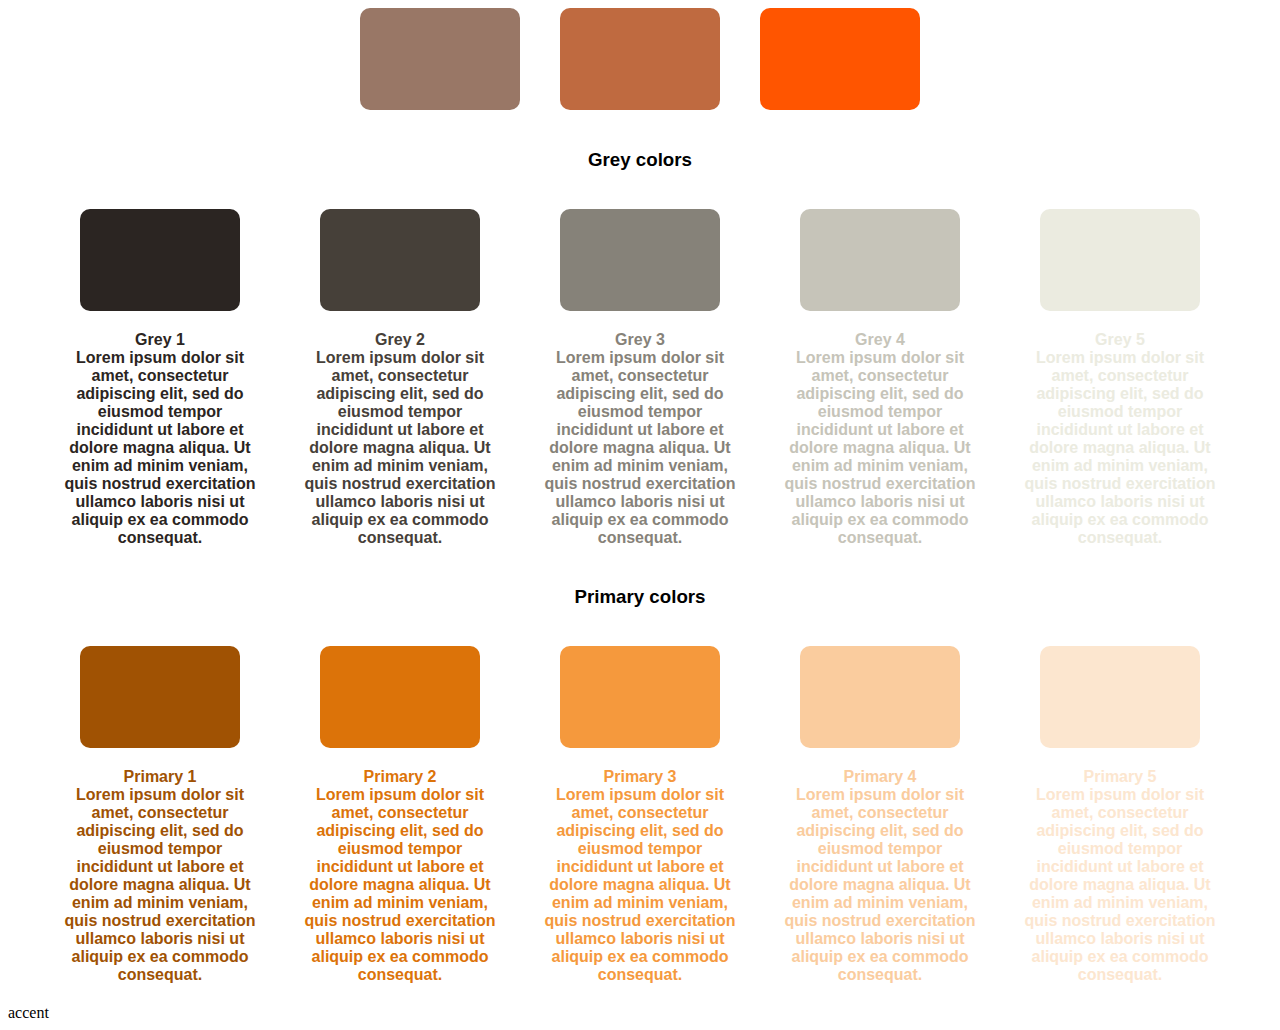
<file: colors.html>
<!DOCTYPE html>
<html lang="en">

<head>
    <meta charset="UTF-8">
    <meta name="viewport" content="width=device-width, initial-scale=1.0">
    <meta http-equiv="X-UA-Compatible" content="ie=edge">
    <title>Color boxes</title>

    <link rel="stylesheet" href="css/color.css">

</head>

<body>
    <div class="colors">

        <div class="box color1">

        </div>

        <div class="box color2">
        </div>

        <div class="box color3">
        </div>

    </div>

    <div class="greys">
        <h3>Grey colors</h3>
        <div class="colors">

            <div class="selection">
                <div class="box gc-1">
                </div>
                <div class="text gc-1">
                    Grey 1
                    <br>
                    Lorem ipsum dolor sit amet, consectetur adipiscing elit, sed do eiusmod tempor incididunt ut labore
                    et dolore magna
                    aliqua. Ut enim ad minim veniam, quis nostrud exercitation ullamco laboris nisi ut aliquip ex ea
                    commodo consequat.
                </div>
            </div>

            <div class="selection">
                <div class="box gc-2">
                </div>
                <div class="text gc-2">
                    Grey 2
                    <br>
                    Lorem ipsum dolor sit amet, consectetur adipiscing elit, sed do eiusmod tempor incididunt ut labore
                    et dolore magna
                    aliqua. Ut enim ad minim veniam, quis nostrud exercitation ullamco laboris nisi ut aliquip ex ea
                    commodo consequat.
                </div>
            </div>

            <div class="selection">
                <div class="box gc-3">
                </div>
                <div class="text gc-3">
                    Grey 3
                    <br>
                    Lorem ipsum dolor sit amet, consectetur adipiscing elit, sed do eiusmod tempor incididunt ut labore
                    et dolore magna
                    aliqua. Ut enim ad minim veniam, quis nostrud exercitation ullamco laboris nisi ut aliquip ex ea
                    commodo consequat.
                </div>
            </div>

            <div class="selection">
                <div class="box gc-4">
                </div>
                <div class="text gc-4">
                    Grey 4
                    <br>
                    Lorem ipsum dolor sit amet, consectetur adipiscing elit, sed do eiusmod tempor incididunt ut labore
                    et dolore magna
                    aliqua. Ut enim ad minim veniam, quis nostrud exercitation ullamco laboris nisi ut aliquip ex ea
                    commodo consequat.
                </div>
            </div>

            <div class="selection">
                <div class="box gc-5">
                </div>
                <div class="text gc-5">
                    Grey 5
                    <br>
                    Lorem ipsum dolor sit amet, consectetur adipiscing elit, sed do eiusmod tempor incididunt ut labore
                    et dolore magna
                    aliqua. Ut enim ad minim veniam, quis nostrud exercitation ullamco laboris nisi ut aliquip ex ea
                    commodo consequat.
                </div>
            </div>

        </div>
    </div>

    <div class="primary">
        <h3>Primary colors</h3>
        <div class="colors">

            <div class="selection">
                <div class="box pc-1">
                </div>
                <div class="text pc-1">
                    Primary 1
                    <br>
                    Lorem ipsum dolor sit amet, consectetur adipiscing elit, sed do eiusmod tempor incididunt ut labore
                    et dolore magna
                    aliqua. Ut enim ad minim veniam, quis nostrud exercitation ullamco laboris nisi ut aliquip ex ea
                    commodo consequat.
                </div>
            </div>

            <div class="selection">
                <div class="box pc-2">
                </div>
                <div class="text pc-2">
                    Primary 2
                    <br>
                    Lorem ipsum dolor sit amet, consectetur adipiscing elit, sed do eiusmod tempor incididunt ut labore
                    et dolore magna
                    aliqua. Ut enim ad minim veniam, quis nostrud exercitation ullamco laboris nisi ut aliquip ex ea
                    commodo consequat.
                </div>
            </div>

            <div class="selection">
                <div class="box pc-3">
                </div>
                <div class="text pc-3">
                    Primary 3
                    <br>
                    Lorem ipsum dolor sit amet, consectetur adipiscing elit, sed do eiusmod tempor incididunt ut labore
                    et dolore magna
                    aliqua. Ut enim ad minim veniam, quis nostrud exercitation ullamco laboris nisi ut aliquip ex ea
                    commodo consequat.
                </div>
            </div>

            <div class="selection">
                <div class="box pc-4">
                </div>
                <div class="text pc-4">
                    Primary 4
                    <br>
                    Lorem ipsum dolor sit amet, consectetur adipiscing elit, sed do eiusmod tempor incididunt ut labore
                    et dolore magna
                    aliqua. Ut enim ad minim veniam, quis nostrud exercitation ullamco laboris nisi ut aliquip ex ea
                    commodo consequat.
                </div>
            </div>

            <div class="selection">
                <div class="box pc-5">
                </div>
                <div class="text pc-5">
                    Primary 5
                    <br>
                    Lorem ipsum dolor sit amet, consectetur adipiscing elit, sed do eiusmod tempor incididunt ut labore
                    et dolore magna
                    aliqua. Ut enim ad minim veniam, quis nostrud exercitation ullamco laboris nisi ut aliquip ex ea
                    commodo consequat.
                </div>
            </div>

        </div>
    </div>

    <div class="accent">
        accent
    </div>
</body>

</html>
</file>
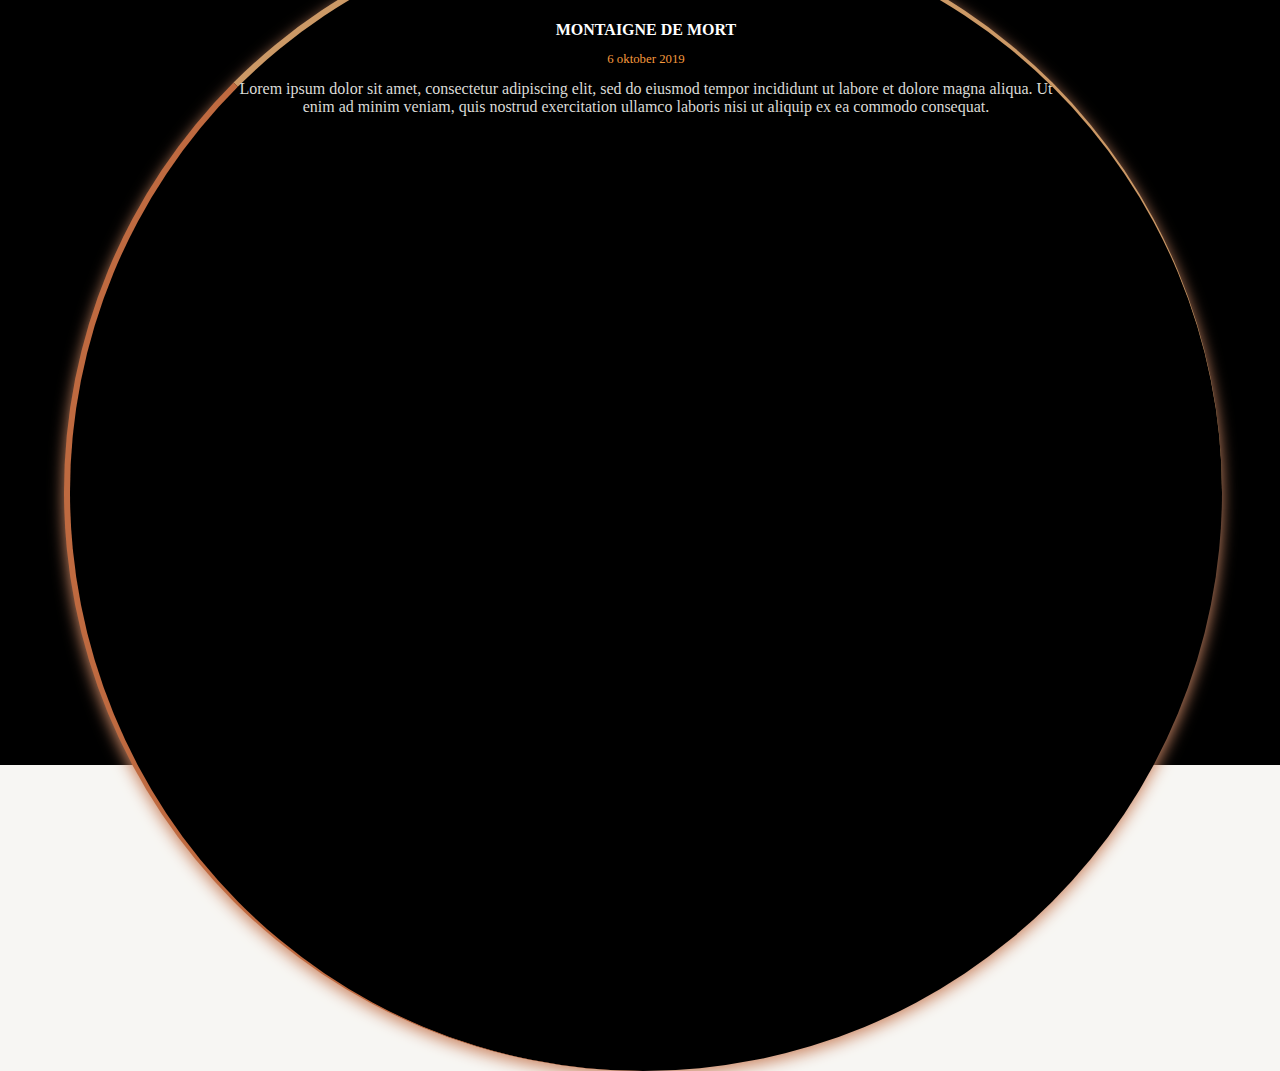
<file: eclipse.html>
<!DOCTYPE html>
<html lang="en">

<head>
    <meta charset="UTF-8">
    <meta name="viewport" content="width=device-width, initial-scale=1.0">
    <meta http-equiv="X-UA-Compatible" content="ie=edge">
    <title>Eclipse</title>

    <link rel="stylesheet" href="css/eclipse.css">

</head>

<body>
    <section id="cover">
        <div class="article-header">
            <div class="article-header-img" style="background-image: url('img/Jupiter.jpg')">
            </div>
            <div class="article-header-text">

                <div class="article-header-text-name">
                    Montaigne de Mort
                </div>

                <div class="article-header-text-date">
                    6 oktober 2019
                </div>
                <div class="article-header-text-ingress">
                    Lorem ipsum dolor sit amet, consectetur adipiscing elit, sed do eiusmod tempor incididunt ut labore
                    et
                    dolore
                    magna
                    aliqua. Ut enim ad minim veniam, quis nostrud exercitation ullamco laboris nisi ut aliquip ex ea
                    commodo
                    consequat.
                </div>
                <div class="article-header-text-author">
                </div>

            </div>
        </div>
</body>

</html>
</file>
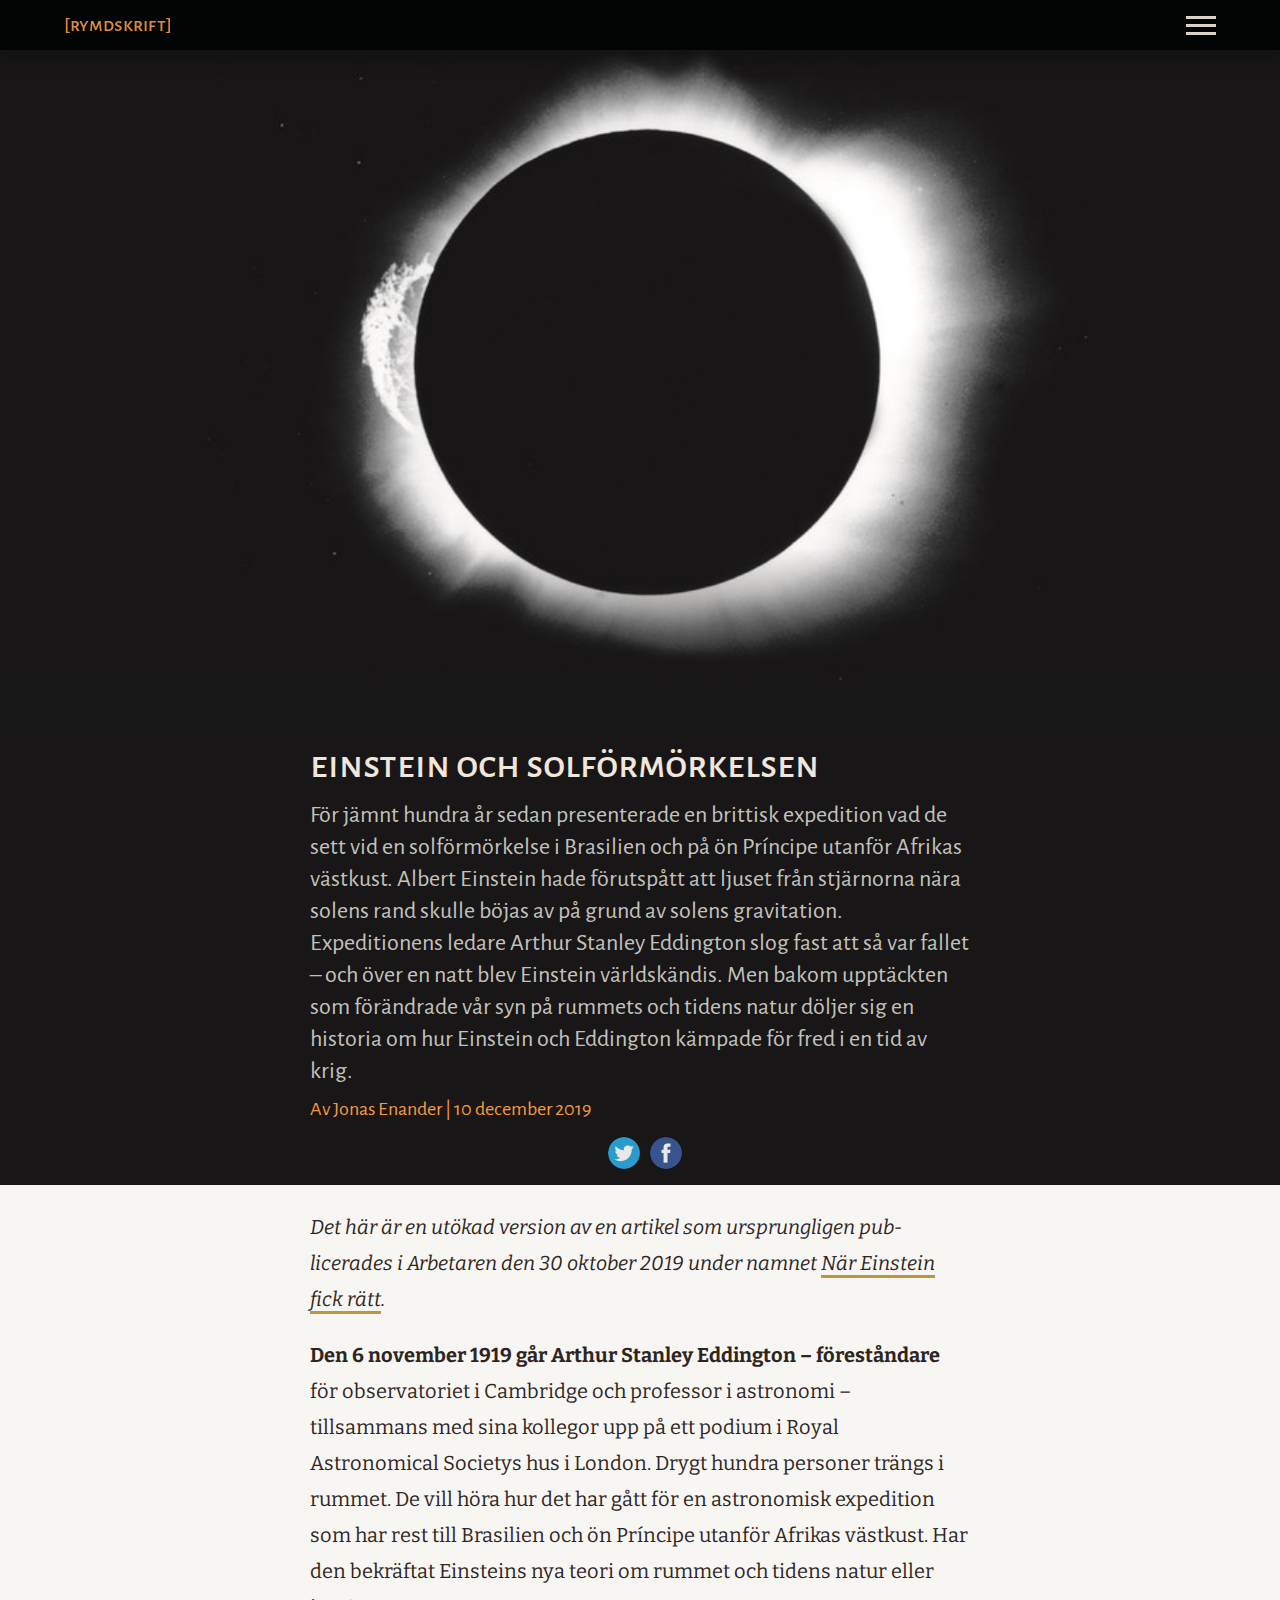
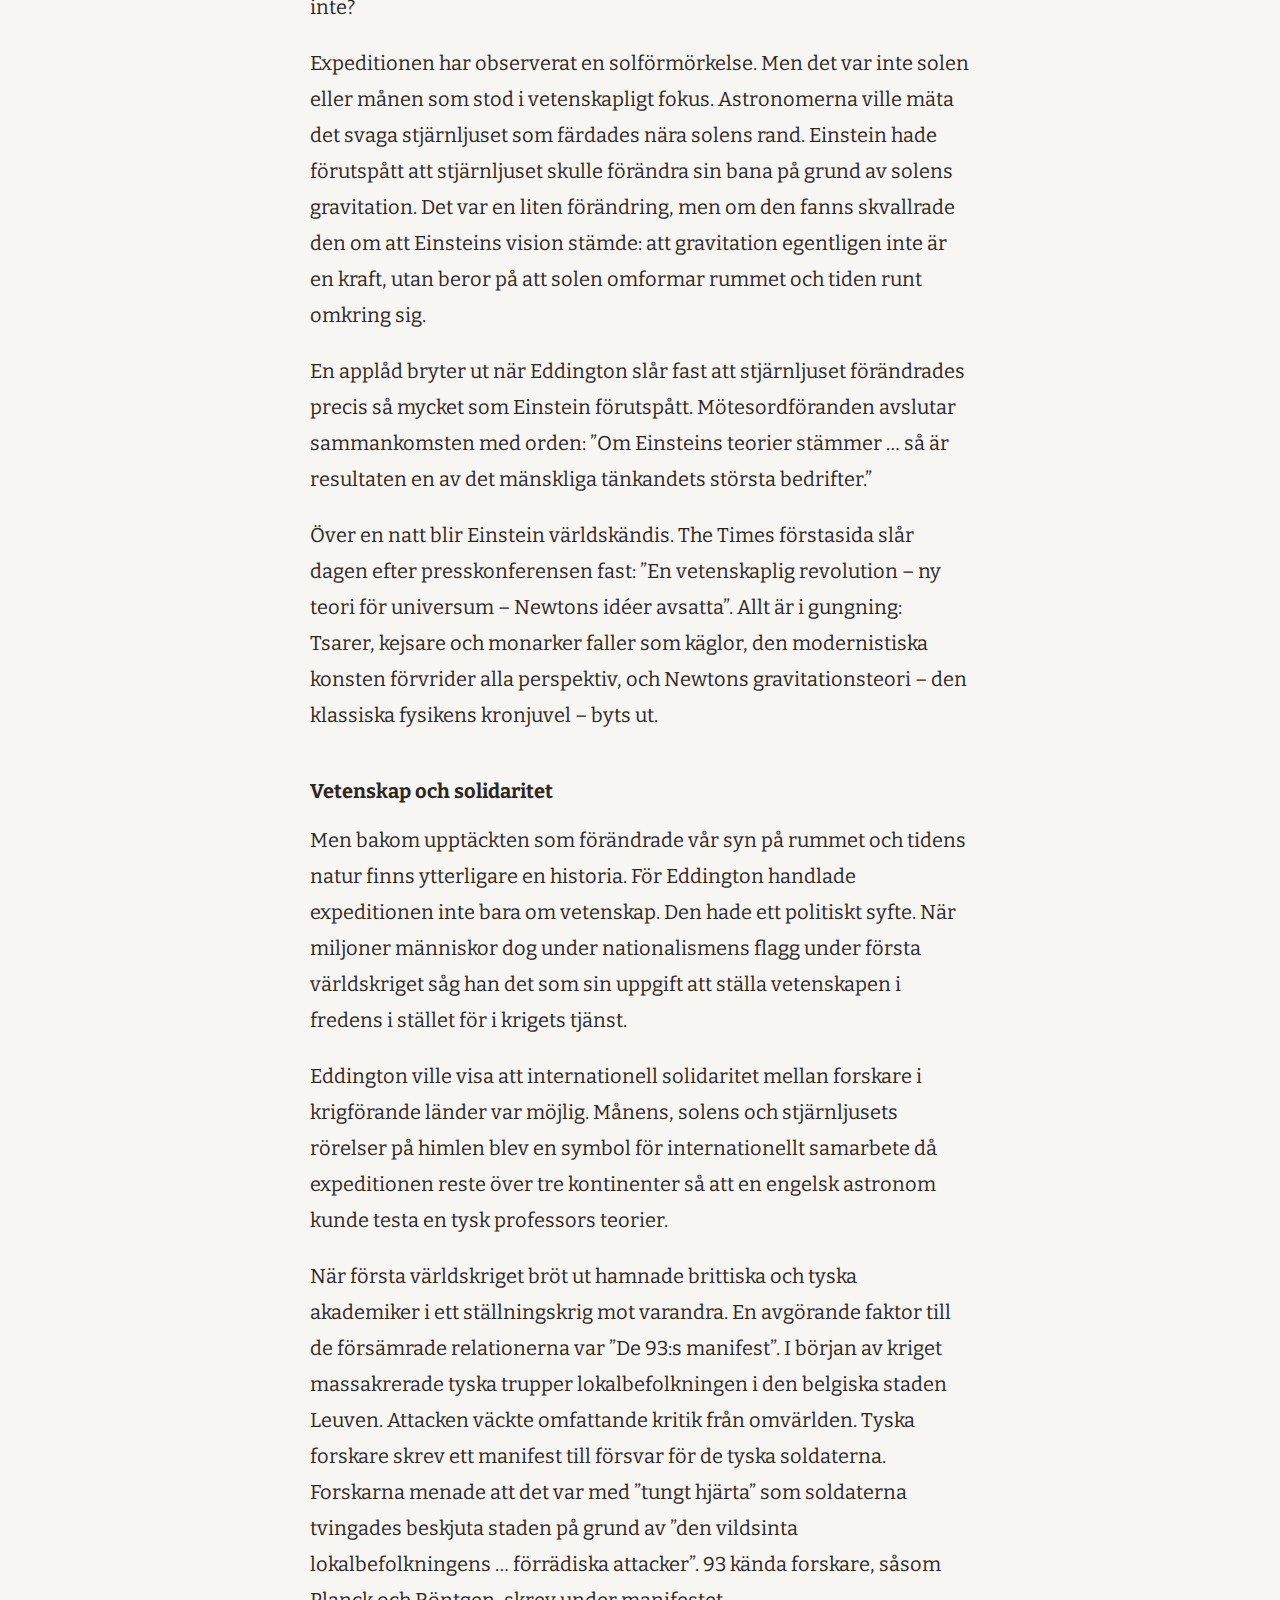
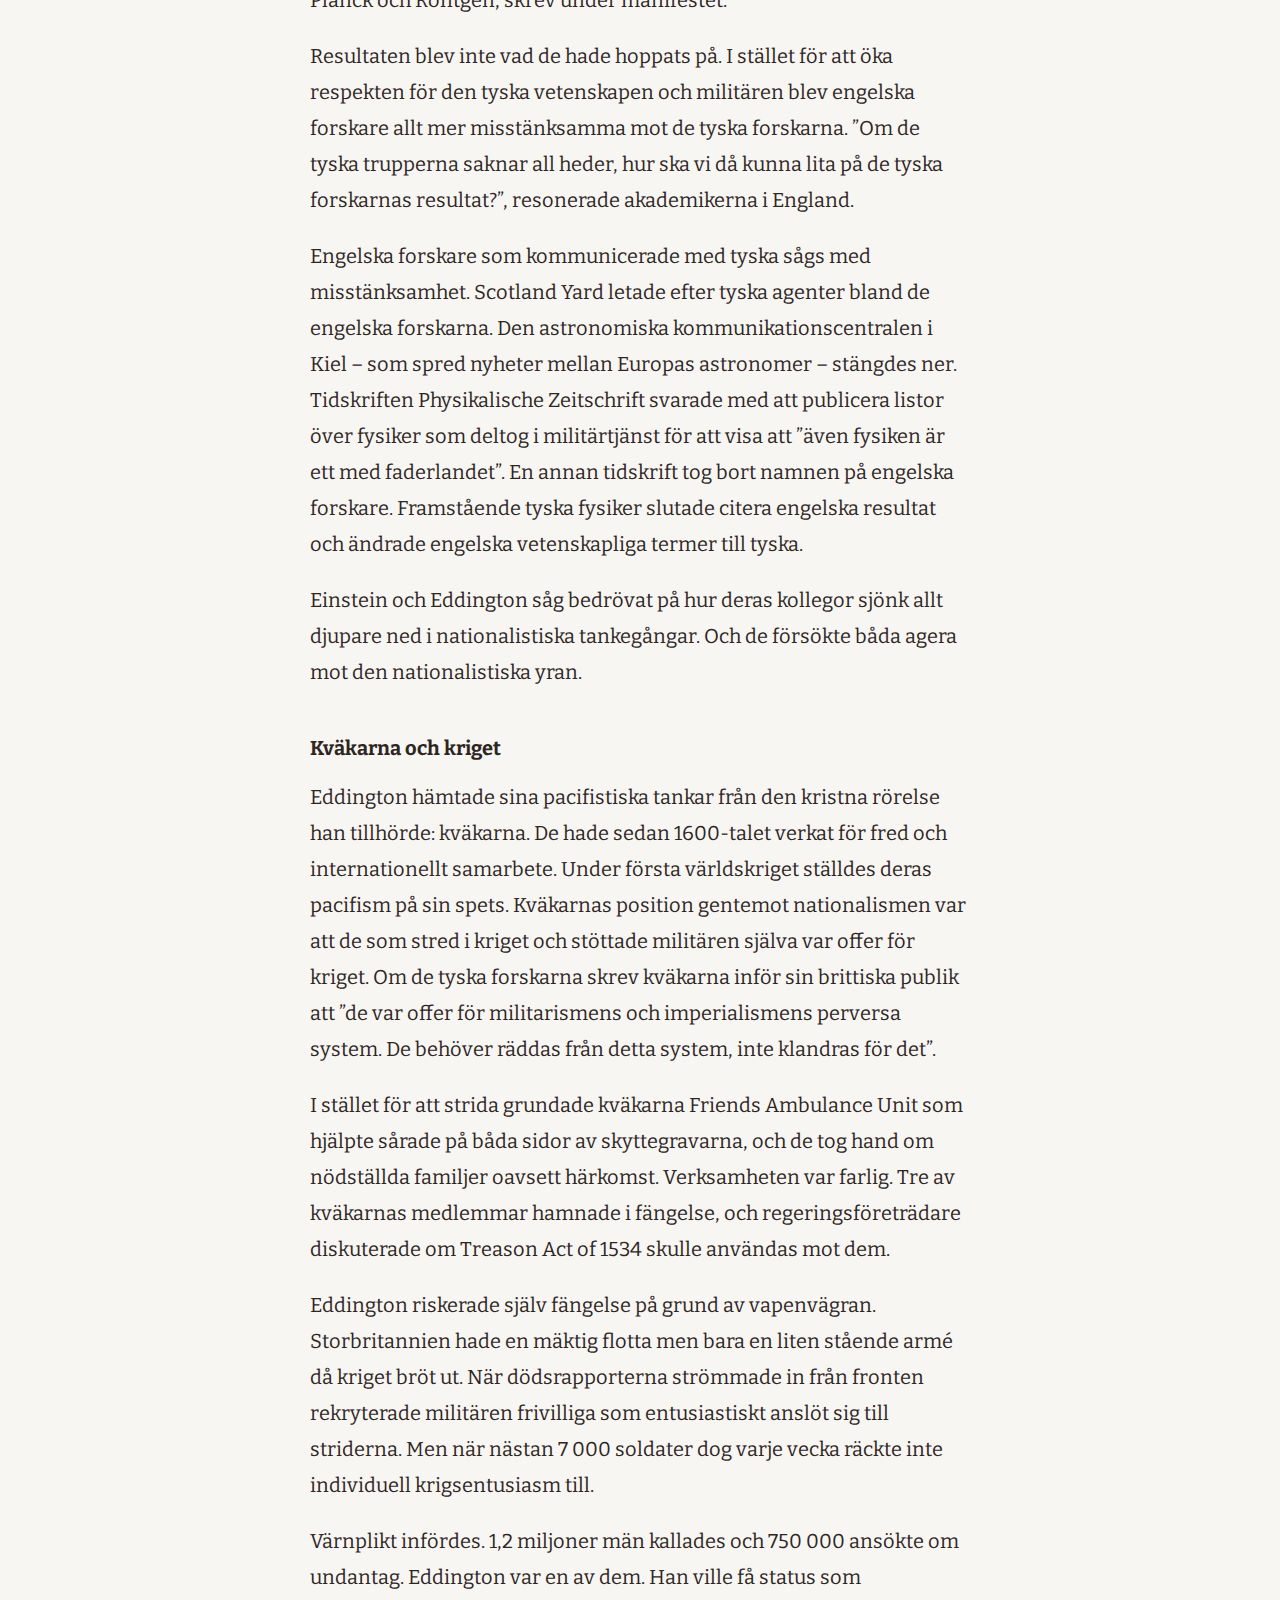
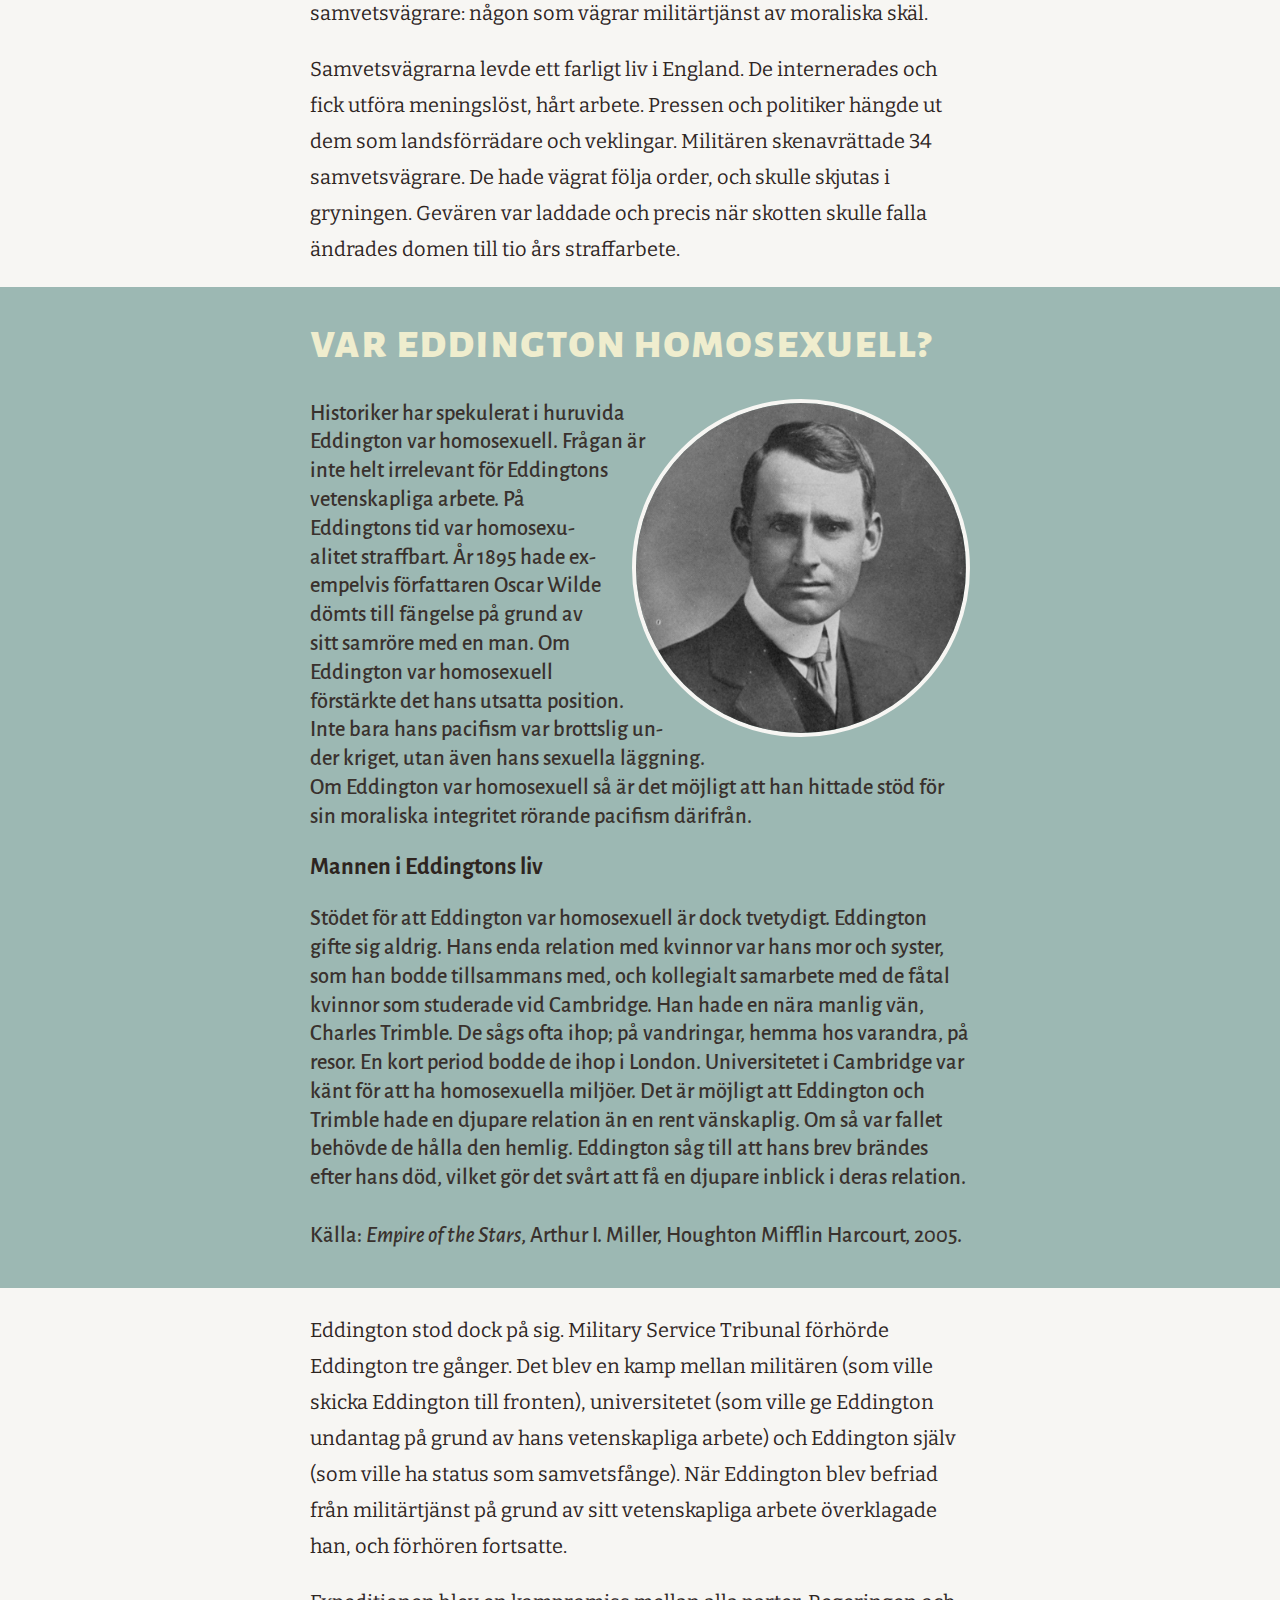
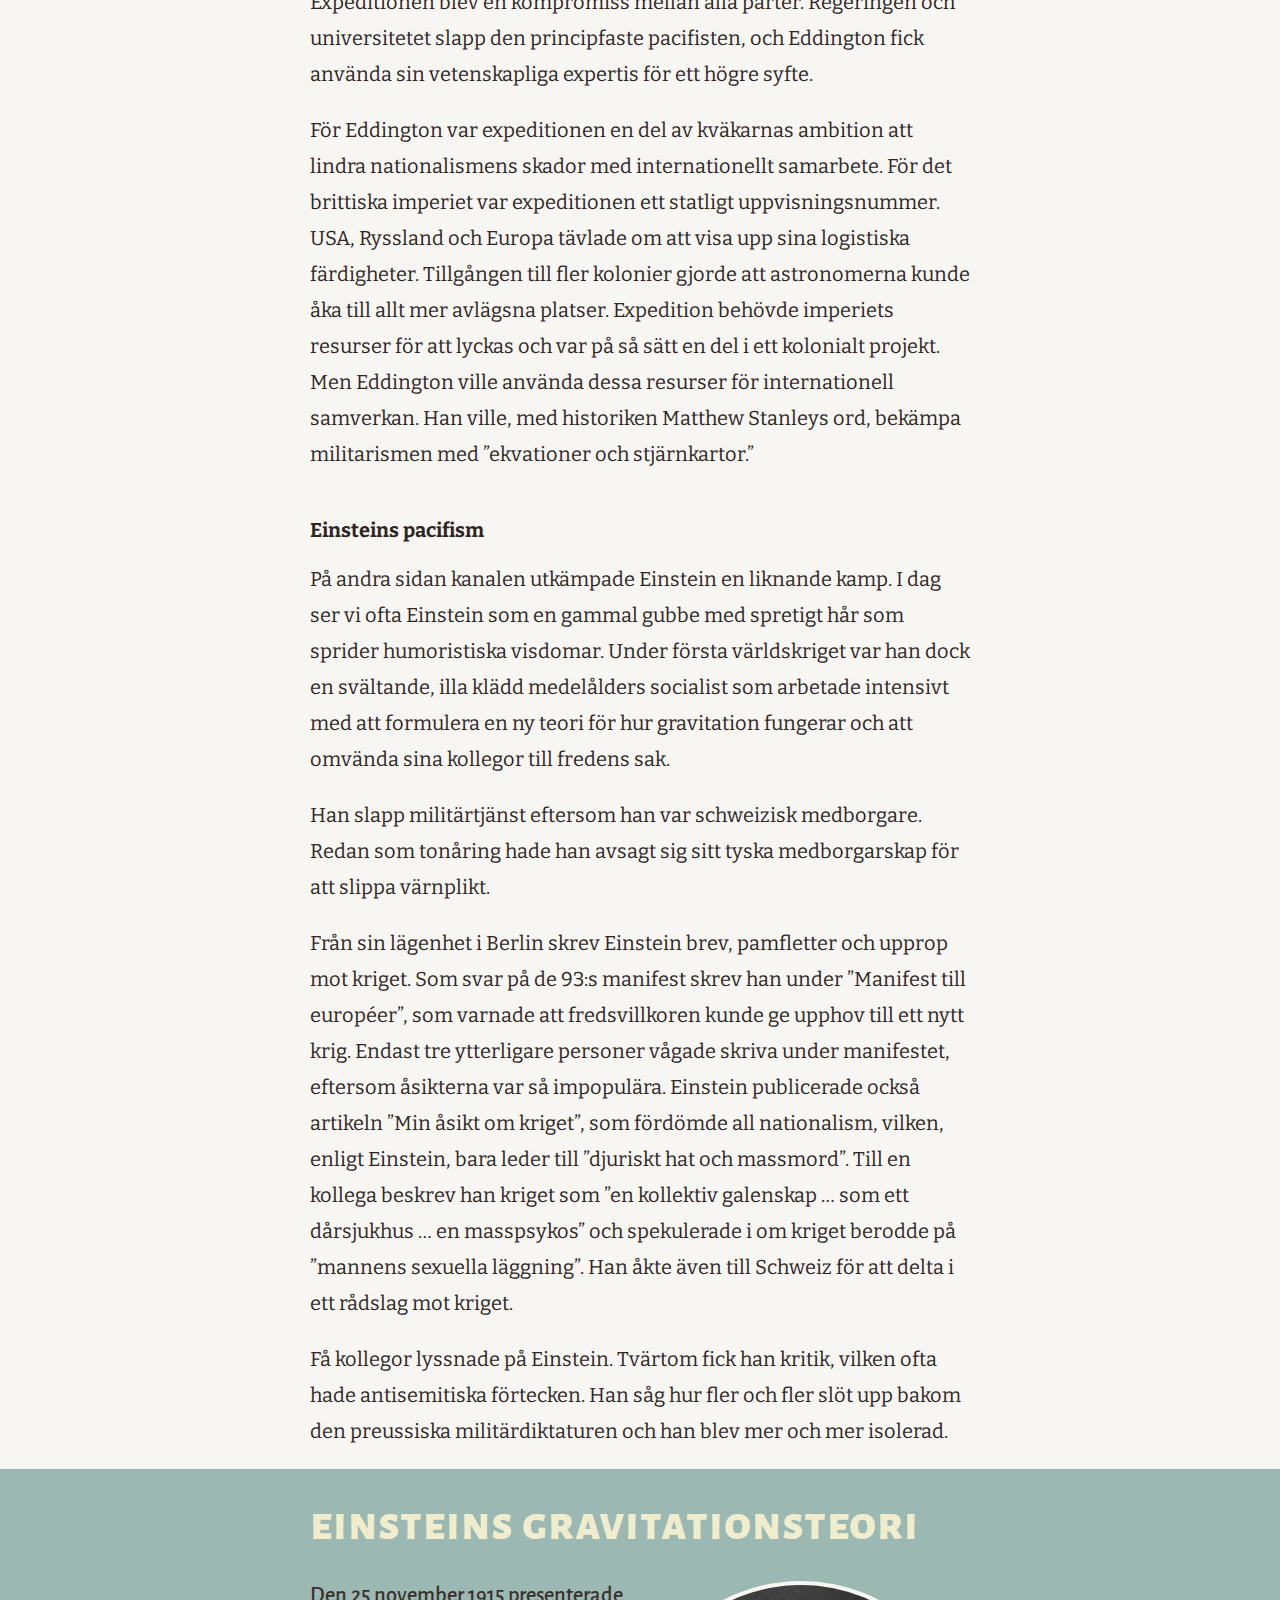
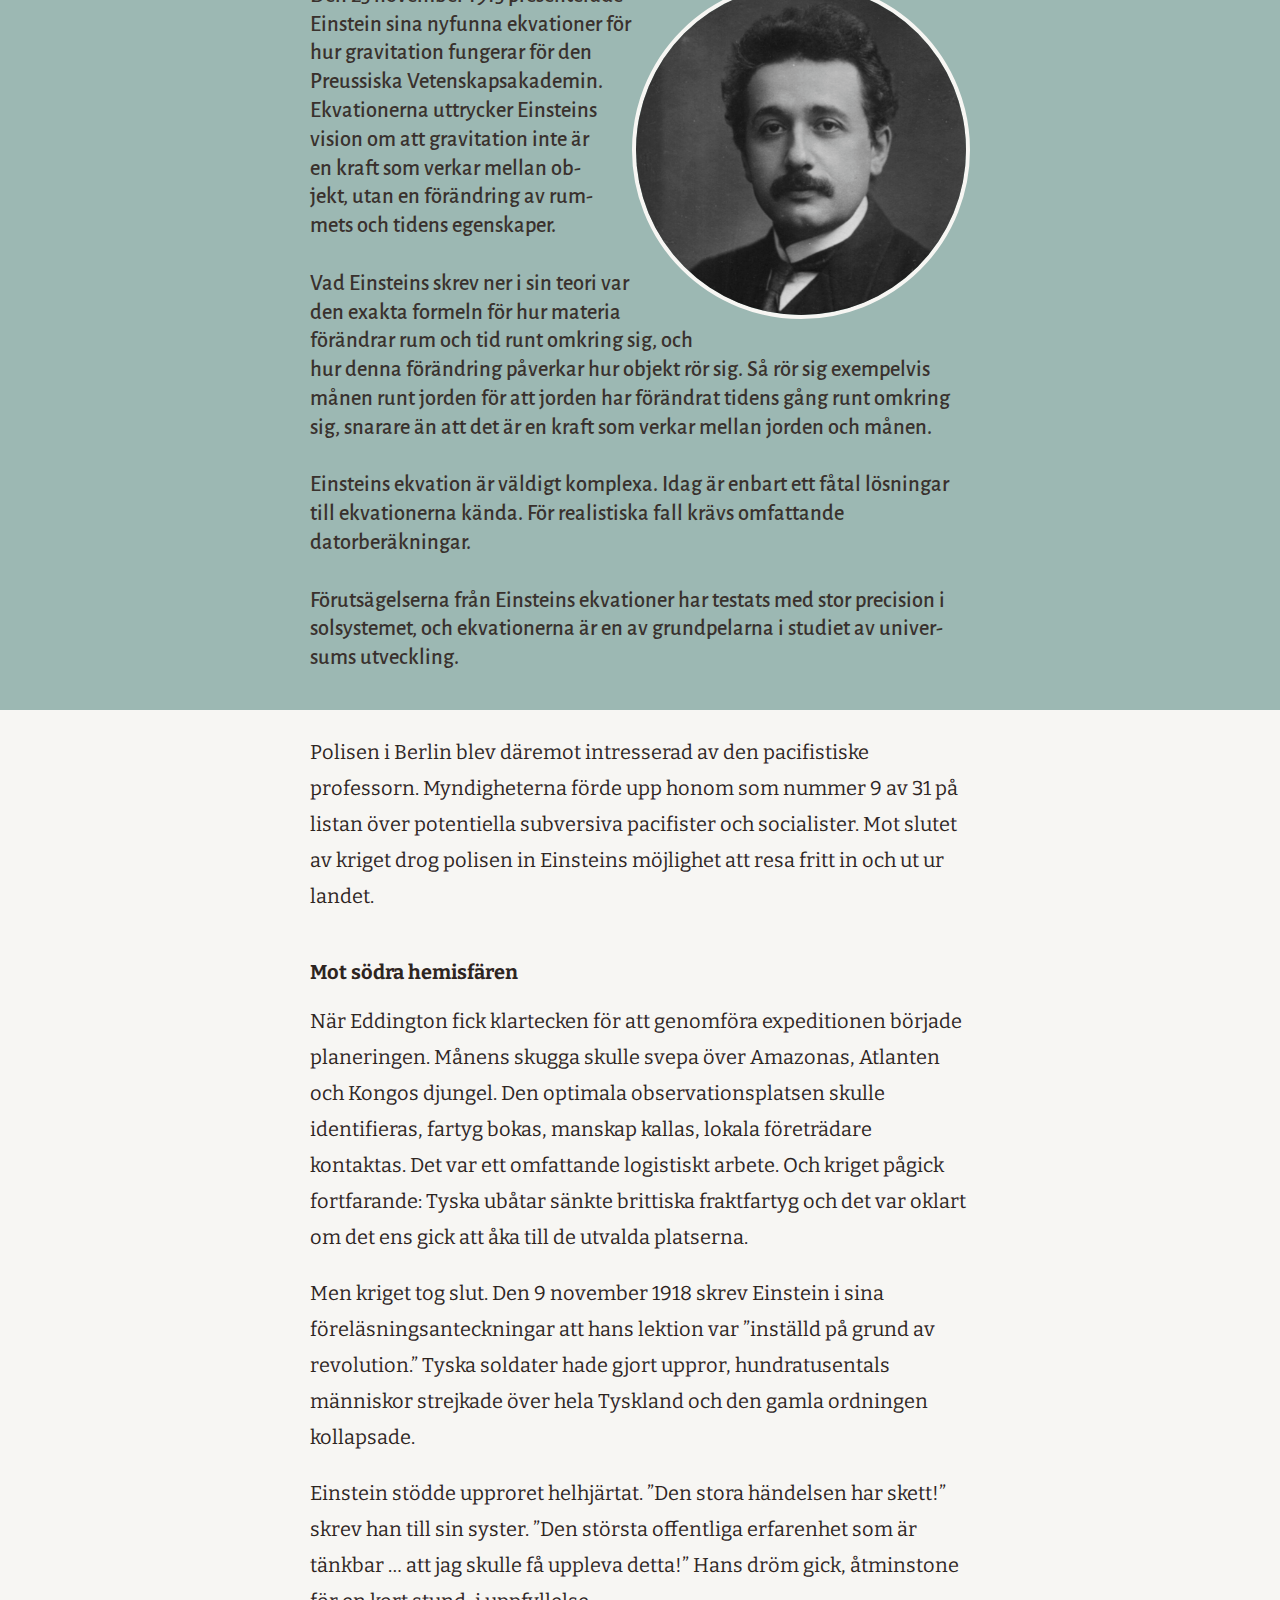
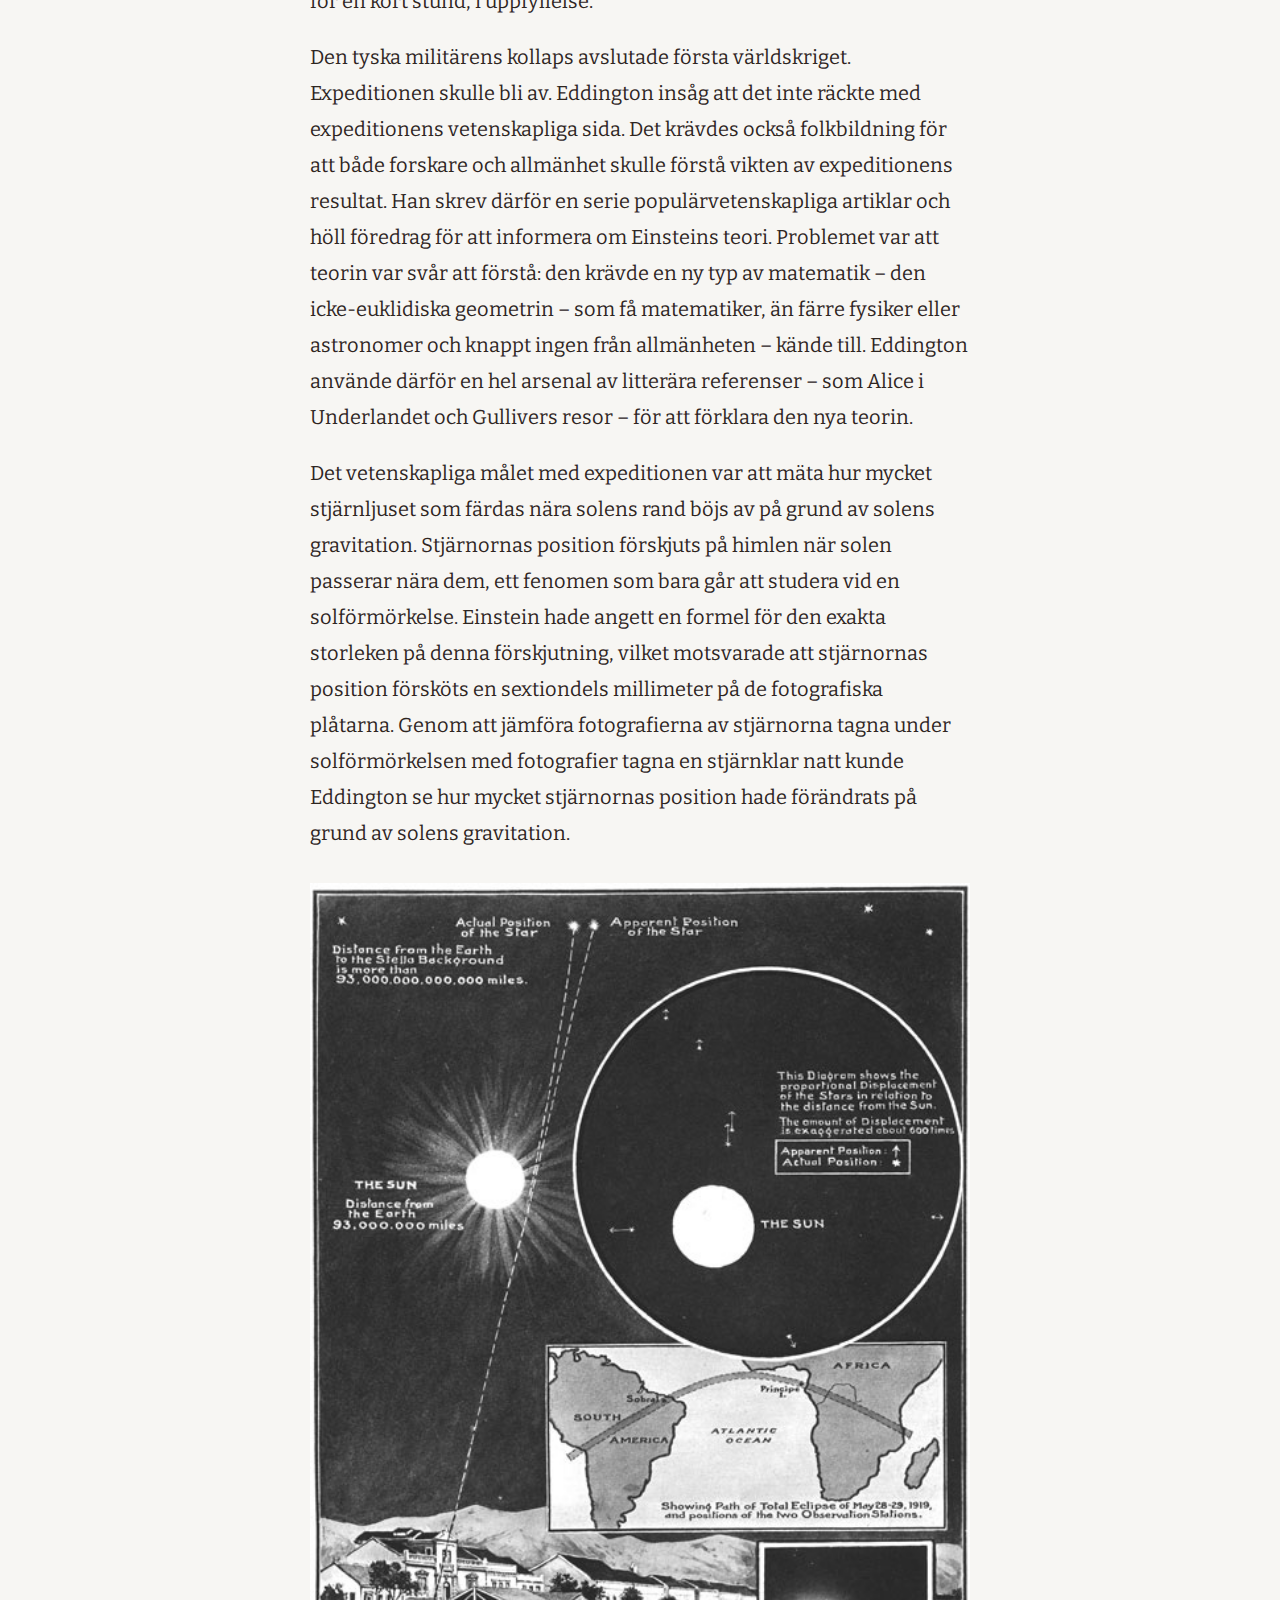
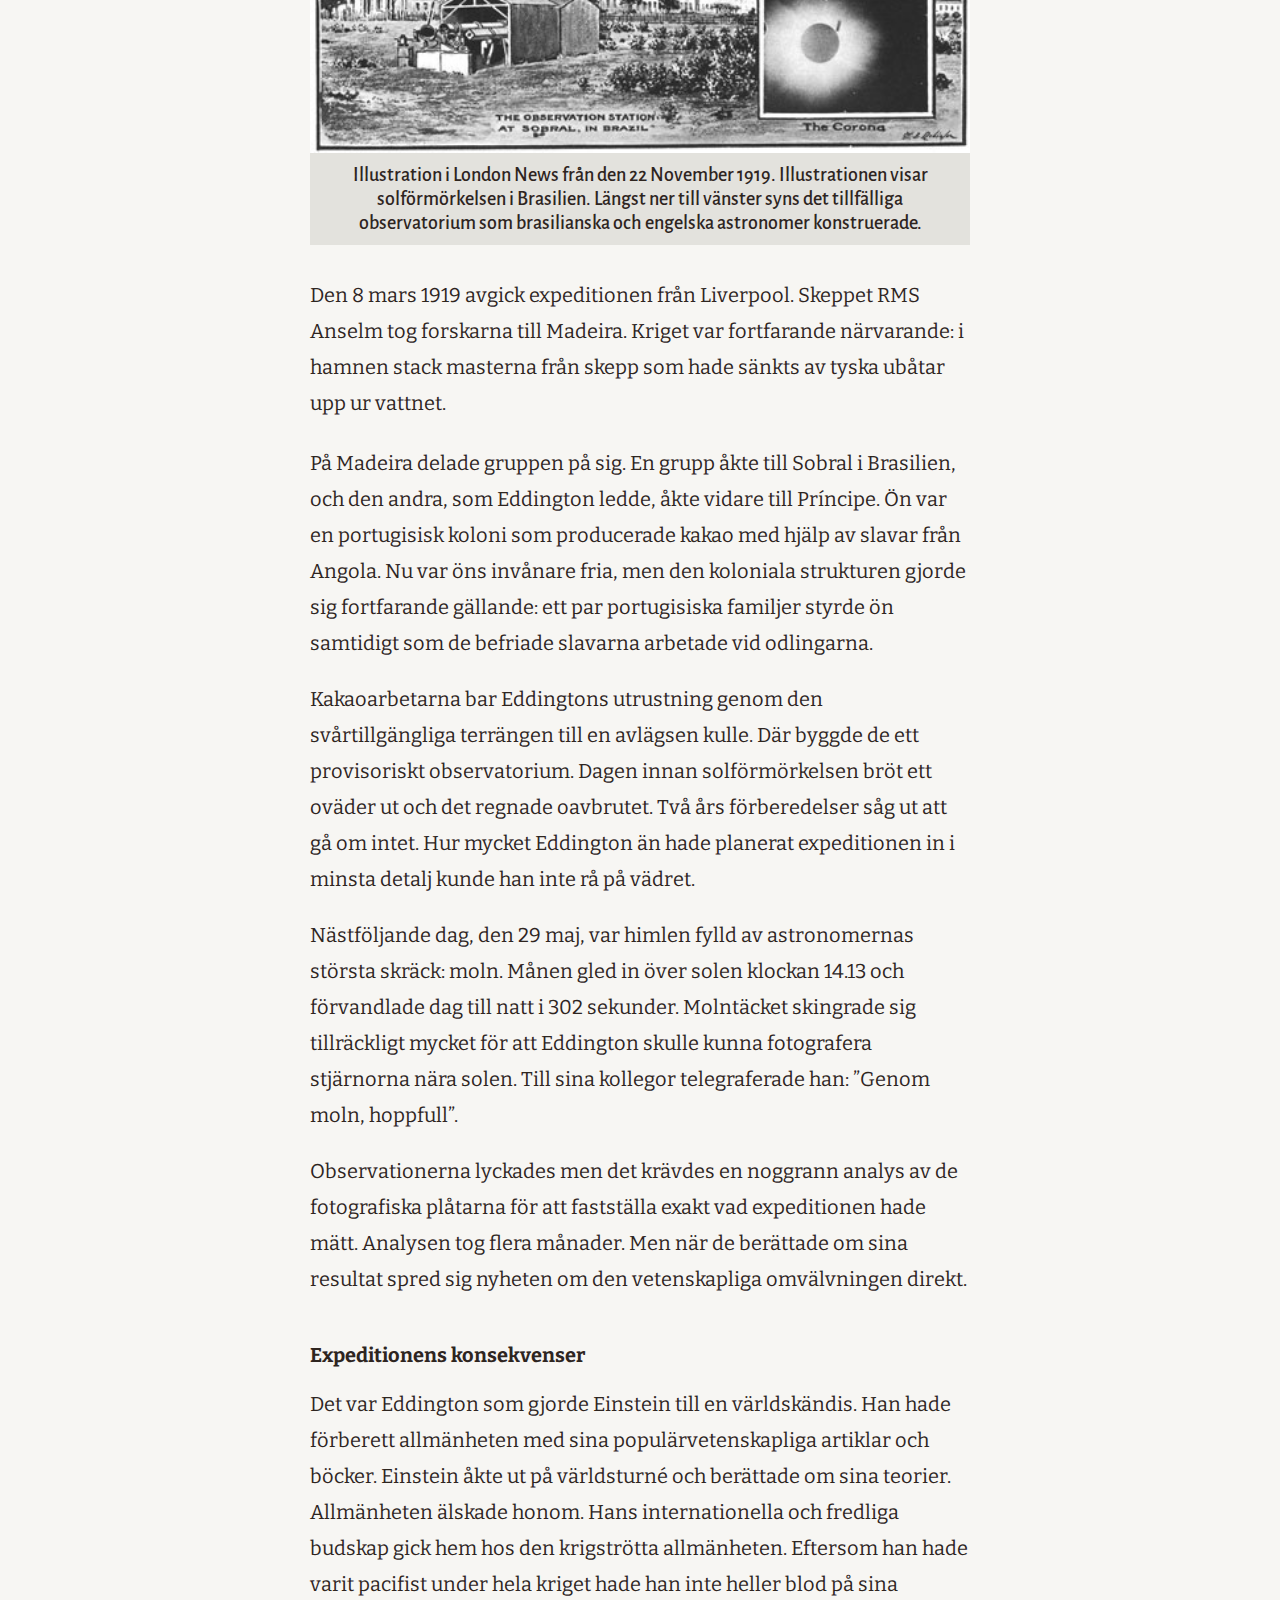
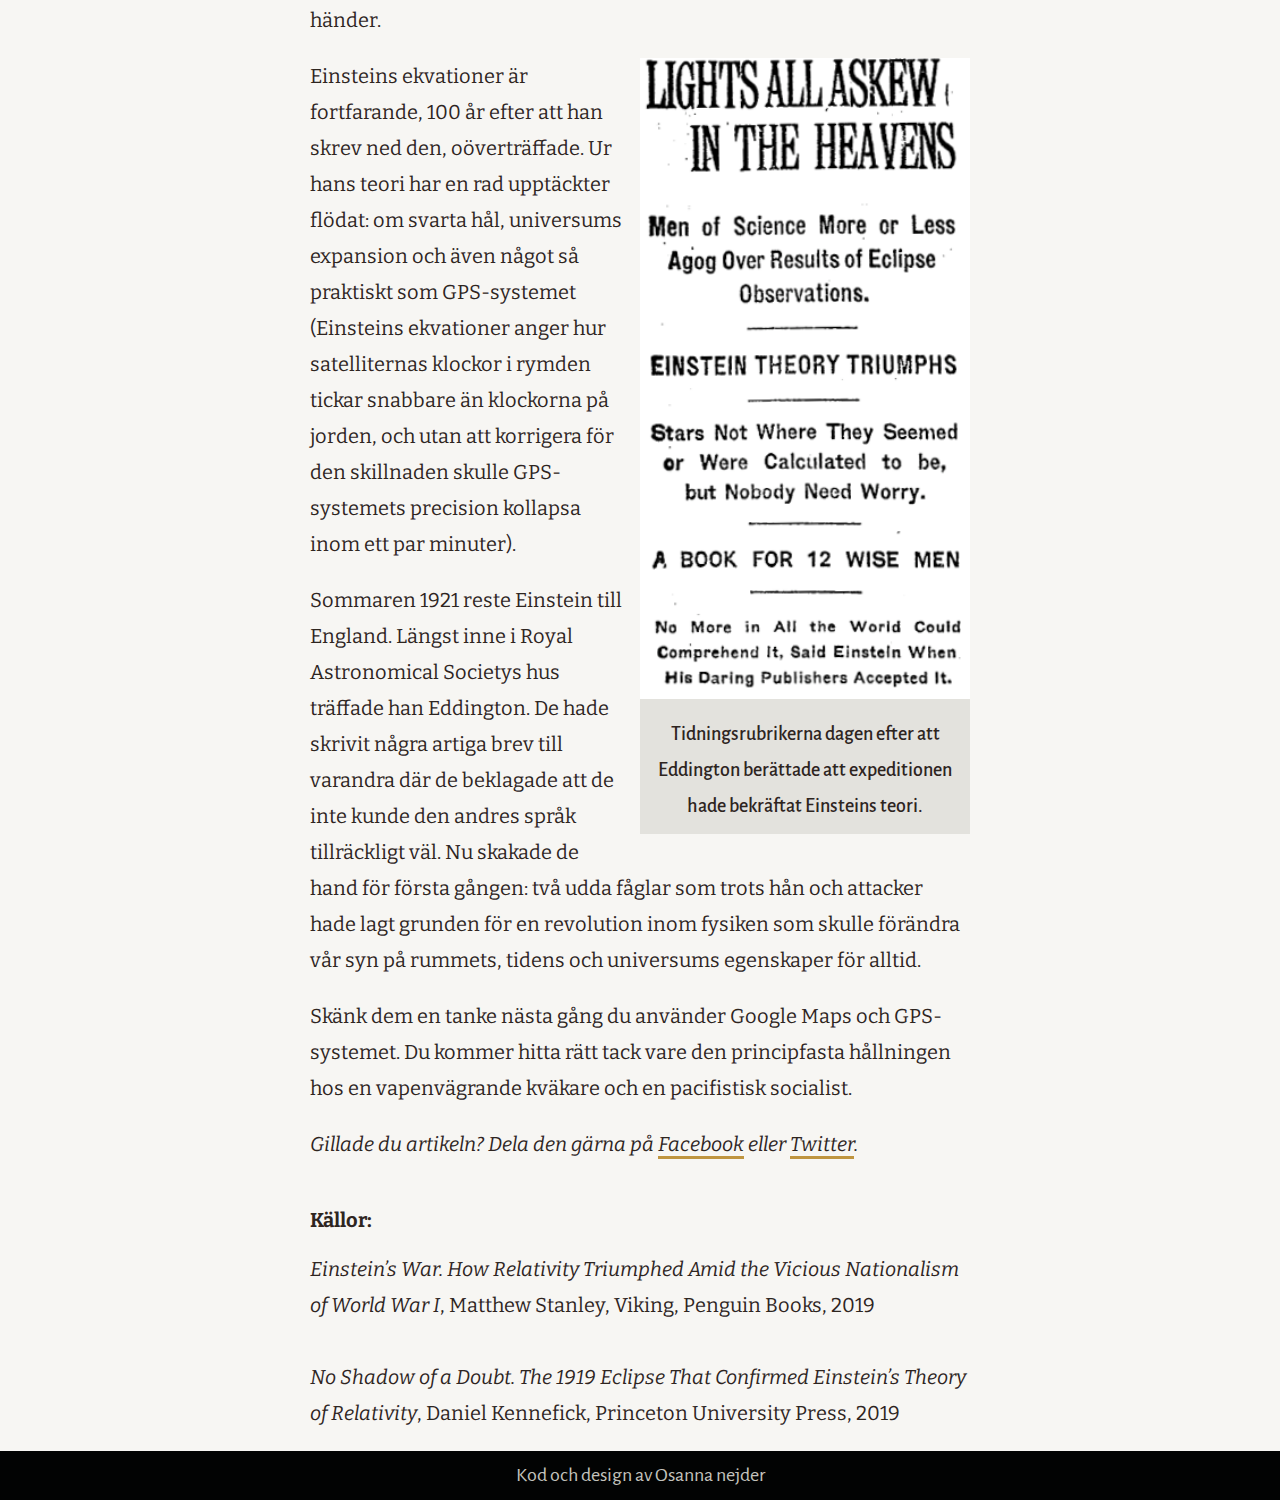
<file: einstein-och-solformorkelsen.html>
<!DOCTYPE html>
<html lang="en">

<head>
    <meta charset="UTF-8">
    <meta name="viewport" content="width=device-width, initial-scale=1.0">
    <meta http-equiv="X-UA-Compatible" content="ie=edge">
    <meta name="destination" content="">
    <title>Einstein och solförmörkelsen</title>

    <link rel="stylesheet" href="css/article.css">
    <link rel="stylesheet" href="css/navbar.css">
    <link rel="stylesheet" href="css/menu.css">
    <link rel="stylesheet" href="css/footer.css">
    <link rel="stylesheet" href="css/colors.css">

    <link href="https://fonts.googleapis.com/css?family=Alegreya+Sans:400,500,700,800&display=swap" rel="stylesheet">
    <link href="https://fonts.googleapis.com/css?family=Alegreya+Sans+SC:400,500,700,800&display=swap" rel="stylesheet">
    <link href="https://fonts.googleapis.com/css?family=Bitter:400,400i,700&display=swap" rel="stylesheet">

    <script src="src/navbar.js"></script>
    <script src="src/menu.js"></script>

</head>

<body>

    <!--     
For every article:
    - update title 
    - update meta description
    - update all share-links and have anchor tags
    - image alt tags
     -->
    <navbar id="navbar">
        <div class="logo">
            <a href="index.html">[rymdskrift]</a>
        </div>
        <div class="hamburger" onclick="clickMenu(this)">
            <div class="bar1"></div>
            <div class="bar2"></div>
            <div class="bar3"></div>
        </div>
    </navbar>

    <section id="cover-image">
        <div class="article-header-img"
            style="background-image: linear-gradient(to bottom, hsla(330,4%,9%,0) 75%, hsla(330,4%,9%,1)), url('img/eddington-einstein/eclipse.png');">
            <img src="img/eddington-einstein/eclipse.png" style="visibility: hidden;" width=100%>

        </div>
    </section>

    <header class="article-header-wrapper" style="background-color: hsl(330,4%,9%);">

        <h1 class="article-title">
            einstein och solförmörkelsen
        </h1>
        <h2 class="article-text-ingress">
            För jämnt hundra år sedan presenterade en brittisk expedition vad de sett vid en solförmörkelse i Brasilien
            och på ön
            Príncipe utanför Afrikas västkust. Albert Einstein hade förutspått att ljuset från stjärnorna nära solens
            rand skulle
            böjas av på grund av solens gravitation. Expeditionens ledare Arthur Stanley Eddington slog fast att så var
            fallet – och
            över en natt blev Einstein världskändis. Men bakom upptäckten som förändrade vår syn på rummets och tidens
            natur döljer
            sig en historia om hur Einstein och Eddington kämpade för fred i en tid av krig.
        </h2>

        <h3 class="author-date">
            Av Jonas Enander | 10 december 2019
        </h3>


        <div class="share-buttons">
            <div class="share-button">
                <a href="https://twitter.com/share?url=einstein-och-solformorkelsen.html" target="_blank">
                    <img src="img/twitter.png" alt="Share on Twitter" />
                </a>
            </div>
            <div class="share-button">
                <a href="http://www.facebook.com/sharer.php?u=einstein-och-solformorkelsen.html" target="_blank">
                    <img src="img/facebook.png" alt="Share on Facebook" />
                </a>
            </div>
        </div>

    </header>


    <article class="article-text">
        <p style="font-style: italic; hyphens: manual;">
            Det här är en utökad version av en artikel som ursprungligen pub&shy;licerades i Arbetaren den 30 oktober
            2019 under namnet <a
                href="https://www.arbetaren.se/2019/10/30/nar-einstein-fick-ratt-expeditionen-som-forandrade-varlden/?fbclid=IwAR3e7HX3cTJ9_NgMsfxU_uPNfQ2Vdf6EoaMjdu7fcfT0GNimxsViSFecyHw"
                target="_blank">När
                Einstein fick rätt</a>.</p>
        <p class="bold-first-line">
            Den 6 november 1919 går Arthur Stanley Eddington – föreståndare för observatoriet i Cambridge och professor
            i astronomi
            – tillsammans med sina kollegor upp på ett podium i Royal Astronomical Societys hus i London. Drygt hundra
            personer
            trängs i rummet. De vill höra hur det har gått för en astronomisk expedition som har rest till Brasilien och
            ön Príncipe
            utanför Afrikas västkust. Har den bekräftat Einsteins nya teori om rummet och tidens natur eller inte?
        </p>
        <p>
            Expeditionen har observerat en solförmörkelse. Men det var inte solen eller månen som stod i vetenskapligt
            fokus.
            Astronomerna ville mäta det svaga stjärnljuset som färdades nära solens rand. Einstein hade förutspått att
            stjärnljuset
            skulle förändra sin bana på grund av solens gravitation. Det var en liten förändring, men om den fanns
            skvallrade den om
            att Einsteins vision stämde: att gravitation egentligen inte är en kraft, utan beror på att solen omformar
            rummet och
            tiden runt omkring sig.
        </p>
        <p>
            En applåd bryter ut när Eddington slår fast att stjärnljuset förändrades precis så mycket som Einstein
            förutspått.
            Mötesordföranden avslutar sammankomsten med orden: ”Om Einsteins teorier stämmer … så är resultaten en av
            det mänskliga
            tänkandets största bedrifter.”
        </p>
        <p>
            Över en natt blir Einstein världskändis. The Times förstasida slår dagen efter presskonferensen fast: ”En
            vetenskaplig
            revolution – ny teori för universum – Newtons idéer avsatta”. Allt är i gungning: Tsarer, kejsare och
            monarker faller
            som käglor, den modernistiska konsten förvrider alla perspektiv, och Newtons gravitationsteori – den
            klassiska fysikens
            kronjuvel – byts ut.
        </p>
        <h4>Vetenskap och solidaritet</h4>

        <p>Men bakom upptäckten som förändrade vår syn på rummet och tidens natur finns ytterligare en historia. För
            Eddington
            handlade expeditionen inte bara om vetenskap. Den hade ett politiskt syfte. När miljoner människor dog under
            nationalismens flagg under första världskriget såg han det som sin uppgift att ställa vetenskapen i fredens
            i stället
            för i krigets tjänst. </p>
        <p>
            Eddington ville visa att internationell solidaritet mellan forskare i krigförande länder var möjlig. Månens,
            solens och
            stjärnljusets rörelser på himlen blev en symbol för internationellt samarbete då expeditionen reste över tre
            kontinenter
            så att en engelsk astronom kunde testa en tysk professors teorier.
        </p>
        <p>
            När första världskriget bröt ut hamnade brittiska och tyska akademiker i ett ställningskrig mot varandra. En
            avgörande
            faktor till de försämrade relationerna var ”De 93:s manifest”. I början av kriget massakrerade tyska trupper
            lokalbefolkningen i den belgiska staden Leuven. Attacken väckte omfattande kritik från omvärlden. Tyska
            forskare skrev
            ett manifest till försvar för de tyska soldaterna. Forskarna menade att det var med ”tungt hjärta” som
            soldaterna
            tvingades beskjuta staden på grund av ”den vildsinta lokalbefolkningens … förrädiska attacker”. 93 kända
            forskare, såsom
            Planck och Röntgen, skrev under manifestet.
        </p>
        <p>
            Resultaten blev inte vad de hade hoppats på. I stället för att öka respekten för den tyska vetenskapen och
            militären
            blev engelska forskare allt mer misstänksamma mot de tyska forskarna. ”Om de tyska trupperna saknar all
            heder, hur ska
            vi då kunna lita på de tyska forskarnas resultat?”, resonerade akademikerna i England.
        </p>
        <p>
            Engelska forskare som kommunicerade med tyska sågs med misstänksamhet. Scotland Yard letade efter tyska
            agenter bland de
            engelska forskarna. Den astronomiska kommunikationscentralen i Kiel – som spred nyheter mellan Europas
            astronomer –
            stängdes ner. Tidskriften Physikalische Zeitschrift svarade med att publicera listor över fysiker som deltog
            i
            militärtjänst för att visa att ”även fysiken är ett med faderlandet”. En annan tidskrift tog bort namnen på
            engelska
            forskare. Framstående tyska fysiker slutade citera engelska resultat och ändrade engelska vetenskapliga
            termer till
            tyska.
        </p>
        <p>
            Einstein och Eddington såg bedrövat på hur deras kollegor sjönk allt djupare ned i nationalistiska
            tankegångar. Och de
            försökte båda agera mot den nationalistiska yran.
        </p>

        <h4>Kväkarna och kriget</h4>

        <p>
            Eddington hämtade sina pacifistiska tankar från den kristna rörelse han tillhörde: kväkarna. De hade sedan
            1600-talet
            verkat för fred och internationellt samarbete. Under första världskriget ställdes deras pacifism på sin
            spets. Kväkarnas
            position gentemot nationalismen var att de som stred i kriget och stöttade militären själva var offer för
            kriget. Om de
            tyska forskarna skrev kväkarna inför sin brittiska publik att ”de var offer för militarismens och
            imperialismens
            perversa system. De behöver räddas från detta system, inte klandras för det”.
        </p>
        <p>
            I stället för att strida grundade kväkarna Friends Ambulance Unit som hjälpte sårade på båda sidor av
            skyttegravarna,
            och de tog hand om nödställda familjer oavsett härkomst. Verksamheten var farlig. Tre av kväkarnas medlemmar
            hamnade i
            fängelse, och regeringsföreträdare diskuterade om Treason Act of 1534 skulle användas mot dem.
        </p>
        <p>
            Eddington riskerade själv fängelse på grund av vapenvägran. Storbritannien hade en mäktig flotta men bara en
            liten
            stående armé då kriget bröt ut. När dödsrapporterna strömmade in från fronten rekryterade militären
            frivilliga som
            entusiastiskt anslöt sig till striderna. Men när nästan 7 000 soldater dog varje vecka räckte inte
            individuell
            krigsentusiasm till.
        </p>
        <p>
            Värnplikt infördes. 1,2 miljoner män kallades och 750 000 ansökte om undantag. Eddington var en av dem. Han
            ville få
            status som samvetsvägrare: någon som vägrar militärtjänst av moraliska skäl.
        </p>
        <p>
            Samvetsvägrarna levde ett farligt liv i England. De internerades och fick utföra meningslöst, hårt arbete.
            Pressen och
            politiker hängde ut dem som landsförrädare och veklingar. Militären skenavrättade 34 samvetsvägrare. De hade
            vägrat
            följa order, och skulle skjutas i gryningen. Gevären var laddade och precis när skotten skulle falla
            ändrades domen till
            tio års straffarbete.
        </p>
    </article>
    <div class="boxed-text-wrapper">

        <div class="boxed-text">
            <div class="boxed-header">
                var eddington homosexuell? </div>
            <img src="img/eddington-einstein/eddington.png" alt="Arthur Eddington" width=50%>
            <p>
                Historiker har spekulerat i huruvida Eddington var homosexuell. Frågan är inte helt irrelevant för
                Eddingtons vetenskapliga arbete. På Eddingtons tid var homosexualitet straffbart. År 1895 hade
                exempelvis författaren Oscar Wilde dömts till fängelse på grund av sitt samröre med en man.
                Om Eddington var homosexuell förstärkte det hans utsatta position. Inte bara hans pacifism var
                brottslig under kriget, utan även hans sexuella läggning.

                Om Eddington var homosexuell så är det möjligt att han hittade stöd för sin moraliska integritet rörande
                pacifism därifrån.

                <h3>Mannen i Eddingtons liv</h3>
                <p>
                    Stödet för att Eddington var homosexuell är dock tvetydigt. Eddington gifte sig aldrig. Hans enda
                    relation med kvinnor var hans mor och syster, som han bodde
                    tillsammans med, och kollegialt samarbete med de fåtal kvinnor som studerade vid Cambridge.
                    Han hade en nära manlig vän, Charles Trimble. De sågs ofta ihop; på vandringar, hemma hos varandra,
                    på resor. En kort period bodde de ihop i London. Universitetet i Cambridge var känt för att ha
                    homosexuella miljöer.
                    Det är möjligt att Eddington och Trimble hade en djupare relation än en rent vänskaplig. Om så var
                    fallet behövde de
                    hålla den hemlig. Eddington såg till att hans
                    brev brändes efter hans död, vilket gör det svårt att få en djupare inblick i deras relation.
                    <br><br>
                    Källa: <i>Empire of the Stars</i>, Arthur I. Miller, Houghton Mifflin Harcourt, 2005.
                </p>

        </div>
    </div>
    <article class="article-text">
        <p>
            Eddington stod dock på sig. Military Service Tribunal förhörde Eddington tre gånger. Det blev en kamp mellan
            militären
            (som ville skicka Eddington till fronten), universitetet (som ville ge Eddington undantag på grund av hans
            vetenskapliga
            arbete) och Eddington själv (som ville ha status som samvetsfånge). När Eddington blev befriad från
            militärtjänst på
            grund av sitt vetenskapliga arbete överklagade han, och förhören fortsatte.
        </p>
        <p>
            Expeditionen blev en kompromiss mellan alla parter. Regeringen och universitetet slapp den principfaste
            pacifisten, och
            Eddington fick använda sin vetenskapliga expertis för ett högre syfte.
        </p>

        <p>
            För Eddington var expeditionen en del av kväkarnas ambition att lindra nationalismens skador med
            internationellt
            samarbete. För det brittiska imperiet var expeditionen ett statligt uppvisningsnummer. USA, Ryssland och
            Europa tävlade
            om att visa upp sina logistiska färdigheter. Tillgången till fler kolonier gjorde att astronomerna kunde åka
            till allt
            mer avlägsna platser. Expedition behövde imperiets resurser för att lyckas och var på så sätt en del i ett
            kolonialt
            projekt. Men Eddington ville använda dessa resurser för internationell samverkan. Han ville, med historiken
            Matthew
            Stanleys ord, bekämpa militarismen med ”ekvationer och stjärnkartor.”
        </p>

        <h4>Einsteins pacifism</h4>

        <p>
            På andra sidan kanalen utkämpade Einstein en liknande kamp. I dag ser vi ofta Einstein som en gammal gubbe
            med spretigt
            hår som sprider humoristiska visdomar. Under första världskriget var han dock en svältande, illa klädd
            medelålders
            socialist som arbetade intensivt med att formulera en ny teori för hur gravitation fungerar och att omvända
            sina
            kollegor till fredens sak.
        </p>
        <p>
            Han slapp militärtjänst eftersom han var schweizisk medborgare. Redan som tonåring hade han avsagt sig sitt
            tyska
            medborgarskap för att slippa värnplikt.
        </p>

        <p>
            Från sin lägenhet i Berlin skrev Einstein brev, pamfletter och upprop mot kriget. Som svar på de 93:s
            manifest skrev han
            under ”Manifest till européer”, som varnade att fredsvillkoren kunde ge upphov till ett nytt krig. Endast
            tre
            ytterligare personer vågade skriva under manifestet, eftersom åsikterna var så impopulära. Einstein
            publicerade också
            artikeln ”Min åsikt om kriget”, som fördömde all nationalism, vilken, enligt Einstein, bara leder till
            ”djuriskt hat och
            massmord”. Till en kollega beskrev han kriget som ”en kollektiv galenskap … som ett dårsjukhus … en
            masspsykos” och
            spekulerade i om kriget berodde på ”mannens sexuella läggning”. Han åkte även till Schweiz för att delta i
            ett rådslag
            mot kriget.
        </p>
        <p>
            Få kollegor lyssnade på Einstein. Tvärtom fick han kritik, vilken ofta hade antisemitiska förtecken. Han såg
            hur fler
            och fler slöt upp bakom den preussiska militärdiktaturen och han blev mer och mer isolerad.
        </p>
    </article>

    <div class="boxed-text-wrapper">

        <div class="boxed-text">
            <div class="boxed-header">
                einsteins gravitations&shy;teori
            </div>
            <img src="img/eddington-einstein/einstein.png" alt="Albert Einstein" width=50%>
            <p>
                Den 25 november 1915 presenterade Einstein sina nyfunna ekvationer för hur gravitation fungerar för
                den Preussiska Vetenskapsakademin. Ekvationerna uttrycker Einsteins vision om att gravitation inte är en
                kraft som verkar mellan objekt, utan en förändring av rummets och tidens egenskaper.
                <br><br>
                Vad Einsteins skrev ner i sin teori var den exakta formeln för hur materia förändrar rum och tid runt
                omkring sig,
                och hur denna förändring påverkar hur objekt rör sig. Så rör sig exempelvis månen runt jorden för att
                jorden har förändrat
                tidens gång runt omkring sig, snarare än att det är en kraft som verkar mellan jorden och månen.
                <br><br>
                Einsteins ekvation är väldigt komplexa. Idag är enbart ett fåtal lösningar till ekvationerna kända.
                För
                realistiska fall krävs omfattande datorberäkningar.
                <br><br>
                Förutsägelserna från Einsteins ekvationer har testats med stor precision i solsystemet, och ekvationerna
                är en av grundpelarna i studiet av universums utveckling.
            </p>

        </div>
    </div>

    <article class="article-text">
        <p>
            Polisen i Berlin blev däremot intresserad av den pacifistiske professorn. Myndigheterna förde upp honom som
            nummer 9 av
            31 på listan över potentiella subversiva pacifister och socialister. Mot slutet av kriget drog polisen in
            Einsteins
            möjlighet att resa fritt in och ut ur landet.
        </p>
        <h4>Mot södra hemisfären</h4>

        <p>
            När Eddington fick klartecken för att genomföra expeditionen började planeringen. Månens skugga skulle svepa
            över
            Amazonas, Atlanten och Kongos djungel. Den optimala observationsplatsen skulle identifieras, fartyg bokas,
            manskap
            kallas, lokala företrädare kontaktas. Det var ett omfattande logistiskt arbete. Och kriget pågick
            fortfarande: Tyska
            ubåtar sänkte brittiska fraktfartyg och det var oklart om det ens gick att åka till de utvalda platserna.
        </p>
        <p>
            Men kriget tog slut. Den 9 november 1918 skrev Einstein i sina föreläsningsanteckningar att hans lektion var
            ”inställd
            på grund av revolution.” Tyska soldater hade gjort uppror, hundratusentals människor strejkade över hela
            Tyskland och
            den gamla ordningen kollapsade.
        </p>
        <p>
            Einstein stödde upproret helhjärtat. ”Den stora händelsen har skett!” skrev han till sin syster. ”Den
            största offentliga
            erfarenhet som är tänkbar … att jag skulle få uppleva detta!” Hans dröm gick, åtminstone för en kort stund,
            i
            uppfyllelse.
        </p>
        <p>
            Den tyska militärens kollaps avslutade första världskriget. Expeditionen skulle bli av. Eddington insåg att
            det inte
            räckte med expeditionens vetenskapliga sida. Det krävdes också folkbildning för att både forskare och
            allmänhet skulle
            förstå vikten av expeditionens resultat. Han skrev därför en serie populärvetenskapliga artiklar och höll
            föredrag för
            att informera om Einsteins teori. Problemet var att teorin var svår att förstå: den krävde en ny typ av
            matematik – den
            icke-euklidiska geometrin – som få matematiker, än färre fysiker eller astronomer och knappt ingen från
            allmänheten –
            kände till. Eddington använde därför en hel arsenal av litterära referenser – som Alice i Underlandet och
            Gullivers
            resor – för att förklara den nya teorin.
        </p>
        <p>
            Det vetenskapliga målet med expeditionen var att mäta hur mycket stjärnljuset som färdas nära solens rand
            böjs av på
            grund av solens gravitation. Stjärnornas position förskjuts på himlen när solen passerar nära dem, ett
            fenomen som bara
            går att studera vid en solförmörkelse. Einstein hade angett en formel för den exakta storleken på denna
            förskjutning,
            vilket motsvarade att stjärnornas position försköts en sextiondels millimeter på de fotografiska plåtarna.
            Genom att
            jämföra fotografierna av stjärnorna tagna under solförmörkelsen med fotografier tagna en stjärnklar natt
            kunde Eddington
            se hur mycket stjärnornas position hade förändrats på grund av solens gravitation.
        </p>
    </article>

    <div class="article-image">
        <img src="img/eddington-einstein/22-november-1919-edition-of-the-illustrated-london-news.jpg" width=100%>
        <div class="article-image-text">
            Illustration i London News från den 22 November 1919. Illustrationen visar solförmörkelsen i Brasilien.
            Längst ner till vänster
            syns det tillfälliga observatorium som brasilianska och engelska astronomer konstruerade.
        </div>
    </div>

    <article class="article-text">
        <p>
            Den 8 mars 1919 avgick expeditionen från Liverpool. Skeppet RMS Anselm tog forskarna till Madeira. Kriget
            var
            fortfarande närvarande: i hamnen stack masterna från skepp som hade sänkts av tyska ubåtar upp ur vattnet.
        </p>
    </article>
    <!-- 
    <div class="boxed-text-wrapper">

        <div class="boxed-text">
            <div class="boxed-header">
                fakta: böjt ljus
            </div>
            <h3>Vetenskaplig förklaring</h3>
            <img src="img/eddington-einstein/light-bending.png" alt="Ljuset böjer sig kring en galax" width=50%>

            <p>
                Precis som föremål faller ner mot jorden kan även ljus falla in mot ett objekt.
                
                Ljus rör sig dock så snabbt att det krävs en väldigt stark gravitation för att ljusets bana ska påverkas nämnvärt. Därför är det ljus som passerar nära solens rand som böjs av mest. 
                
                Även i Newtons teori så kommer ljuset att böjas av nära solen. Effekten är dock dubbelt så svag i Newtons teori än i Einsteins. 
            </p>

            <h3>Ljus och kosmologi</h3>
            <p>
                Idag är mätningar av hur ljus böjs av ett standardredskap för astronomer. Men istället för solen är det långt större himlakroppar som påverkar ljuset. Astronomer kan använda ljusets avböjning
                för att mäta hur mycket 
                Lorem ipsum dolor sit amet, consectetur adipiscing elit, sed do eiusmod tempor incididunt ut
                labore
                et
                dolore
                magna
                aliqua. Ut enim ad minim veniam, quis nostrud exercitation ullamco laboris nisi ut aliquip ex ea
                commodo
                consequat. Duis
                aute irure dolor in reprehenderit in voluptate velit esse cillum dolore eu fugiat nulla pariatur.
                Excepteur
                sint
                occaecat cupidatat non proident, sunt in culpa qui officia deserunt mollit anim id est laborum.
            </p>

        </div>
    </div> -->

    <article class="article-text">
        <p>
            På Madeira delade gruppen på sig. En grupp åkte till Sobral i Brasilien, och den andra, som Eddington ledde,
            åkte vidare
            till Príncipe. Ön var en portugisisk koloni som producerade kakao med hjälp av slavar från Angola. Nu var
            öns invånare
            fria, men den koloniala strukturen gjorde sig fortfarande gällande: ett par portugisiska familjer styrde ön
            samtidigt
            som de befriade slavarna arbetade vid odlingarna.
        </p>

        <p>
            Kakaoarbetarna bar Eddingtons utrustning genom den svårtillgängliga terrängen till en avlägsen kulle. Där
            byggde de ett
            provisoriskt observatorium. Dagen innan solförmörkelsen bröt ett oväder ut och det regnade oavbrutet. Två
            års
            förberedelser såg ut att gå om intet. Hur mycket Eddington än hade planerat expeditionen in i minsta detalj
            kunde han
            inte rå på vädret.
        </p>

        <p>
            Nästföljande dag, den 29 maj, var himlen fylld av astronomernas största skräck: moln. Månen gled in över
            solen klockan
            14.13 och förvandlade dag till natt i 302 sekunder. Molntäcket skingrade sig tillräckligt mycket för att
            Eddington
            skulle kunna fotografera stjärnorna nära solen. Till sina kollegor telegraferade han: ”Genom moln,
            hoppfull”.
        </p>
        <p>
            Observationerna lyckades men det krävdes en noggrann analys av de fotografiska plåtarna för att fastställa
            exakt vad
            expeditionen hade mätt. Analysen tog flera månader. Men när de berättade om sina resultat spred sig nyheten
            om den
            vetenskapliga omvälvningen direkt.
        </p>
        <h4>Expeditionens konsekvenser</h4>

        <p>
            Det var Eddington som gjorde Einstein till en världskändis. Han hade förberett allmänheten med sina
            populärvetenskapliga
            artiklar och böcker. Einstein åkte ut på världsturné och berättade om sina teorier. Allmänheten älskade
            honom. Hans
            internationella och fredliga budskap gick hem hos den krigströtta allmänheten. Eftersom han hade varit
            pacifist under
            hela kriget hade han inte heller blod på sina händer.
        </p>

        <div class="article-image-small">
            <img src="img/eddington-einstein/new-york-times-10-november-1919.png" alt="New York Times 10 november 1919"
                width=100%>
            <div class="article-image-text">
                Tidningsrubrikerna dagen efter att Eddington berättade att expeditionen hade bekräftat Einsteins teori.
            </div>
        </div>

        <p>
            Einsteins ekvationer är fortfarande, 100 år efter att han skrev ned den, oöverträffade. Ur hans teori har en
            rad
            upptäckter flödat: om svarta hål, universums expansion och även något så praktiskt som GPS-systemet
            (Einsteins
            ekvationer anger hur satelliternas klockor i rymden tickar snabbare än klockorna på jorden, och utan att
            korrigera för
            den skillnaden skulle GPS-systemets precision kollapsa inom ett par minuter).
        </p>
        <p>
            Sommaren 1921 reste Einstein till England. Längst inne i Royal Astronomical Societys hus träffade han
            Eddington. De hade
            skrivit några artiga brev till varandra där de beklagade att de inte kunde den andres språk tillräckligt
            väl. Nu skakade
            de hand för första gången: två udda fåglar som trots hån och attacker hade lagt grunden för en revolution
            inom fysiken
            som skulle förändra vår syn på rummets, tidens och universums egenskaper för alltid.
        </p>
        <p>
            Skänk dem en tanke nästa gång du använder Google Maps och GPS-systemet. Du kommer hitta rätt tack vare den
            principfasta
            hållningen hos en vapenvägrande kväkare och en pacifistisk socialist.

        </p>




        <div class="share-info">
            <p>
                Gillade du artikeln? Dela den gärna på <a
                    href="http://www.facebook.com/sharer.php?u=einstein-och-solformorkelsen.html"
                    target="_blank">Facebook</a>
                eller
                <a href="https://twitter.com/share?url=einstein-och-solformorkelsen.html" target="_blank">Twitter</a>.
            </p>
        </div>
        <h4>Källor:</h4>

        <p>
            <i>Einstein’s War. How Relativity Triumphed Amid the Vicious Nationalism of World War I</i>,
            Matthew Stanley, Viking, Penguin Books, 2019
            <br><br>
            <i>No Shadow of a Doubt. The 1919 Eclipse That Confirmed Einstein’s Theory of Relativity</i>,
            Daniel Kennefick, Princeton University Press, 2019
        </p>
    </article>

    <footer class="footer">
        <div class="footer-text">
            Kod och design av Osanna nejder
        </div>
    </footer>


    <div id="about-screen-position">
        <div id="about-screen">
            <div class="about-text">
                <br>
                <br>
                Rymdskrift - kosmologi, vetenskaps&shy;historia och naturfilosofi.
                <br><br>
                Jag som skriver heter Jonas Enander och är doktor i fysik.
                <br><br>
                Du kan kontakta mig på jonas@rymdskrift.se eller följa mig på <a
                    href="https://twitter.com/jonas_enander">Twitter</a>.
                <!-- <ul>
                        <a href="index.html">
                            <li class="list-item">Hem</li>
                        </a>
                        <li class="list-item">Om</li>
                        <li class="list-item">Kontakt</li>
                        <li class="list-item">Foton</li>
    
                    </ul>  -->
            </div>
        </div>
    </div>

</body>

</html>
</file>
<file: css/color.css>
.colors {
    display: flex;
    justify-content: center;
    width: 90%;
    margin: auto;
}

.selection {
    width: 300px;
    margin: 20px;
    display: flex;
    flex-direction: column;
    align-items: center;
    justify-content: center;
    font-size: 1rem;
    font-weight: 700;
    font-family: sans-serif;
    text-align: center;
}

.box {
    width: 120px;
    height: 61.8px;
    margin: 20px;
    margin-top: 0;
    padding: 20px;
    border-radius: 10px;   
}

.greys {
    text-align: center;
    font-family: sans-serif;
}

.primary {
    text-align: center;
    font-family: sans-serif;
}

.color1 {
    background-color: hsl(20,20%,50%);
}

.color2 {
    background-color: hsl(20,50%,50%);
}

.color3 {
    background-color: hsl(20,100%,50%);
}

/* greys */

.gc-1 {
    background-color: hsl(25,12%,15%);
    color:  hsl(25,12%,15%);
}

.gc-2 {
    background-color: hsl(30,10%,25%);
    color:  hsl(30,10%,25%);
}

.gc-3 {
    background-color: hsl(40,5%,50%);
    color: hsl(40,5%,50%);
}

.gc-4 {
    background-color: hsl(50,10%,75%);
    color: hsl(50,10%,75%);
}

.gc-5 {
    background-color: hsl(60,20%,90%);
    color: hsl(60,20%,90%);
}

/* primary */

.pc-1 {
    background-color: hsl(30,96%,32%);
    color: hsl(30,96%,32%);
}

.pc-2 {
    background-color: hsl(30,92%,45%);
    color: hsl(30,92%,45%);
}

.pc-3 {
    background-color: hsl(30,90%,60%);
    color: hsl(30,90%,60%);

}

.pc-4 {
    background-color: hsl(30,90%,80%);
    color: hsl(30,90%,80%);

}

.pc-5 {
    background-color: hsl(30,90%,90%);
    color: hsl(30,90%,90%);
}

.text {
    background-color: white;
}
</file>
<file: css/eclipse.css>
:root {
  --main-bg-color: hsl(50,20%,96%);
  --image-text-color: hsl(50,10%,88%);
  --main-ingress-color:hsl(20,12%,25%);
  --main-text-color: hsl(25,20%,15%);
  --light-text-color: hsl(40,5%,30%);
  --lightest-text-color: hsl(60,5%,85%);
  --accent-color: hsl(30,90%,60%);
}

body {
    background-color: var(--main-bg-color);
    margin: 0;
}

#cover {
    position: relative;
    margin-bottom: 2rem;
    /* overflow: hidden; */
    height: 85vh;
    opacity: 1;
    /* box-shadow: 0px 0px 20px 20px  black; */
    font-family: 'Roboto', sans-serif;
    font-family: 'Bitter', 'Georgia', serif;

}

.article-header-img {
    position: relative;
    /* background-image: url('img/Jupiter.jpg'); */
    background-size: cover;
    /* filter: brightness(40%); */
    height: 85vh;
    background-position: center;
}

.article-header-text {
    position: absolute;
    bottom: -40%;
    left: 5%;
    color: var(--main-text-color);
    background-color: whitesmoke;
    background-color: black;

    width: 80vw;
    height: 80vw;
    padding: 5%;
    /* line-height: 1.3rem; */
    border-radius: 50%;
    border-top: 6px solid hsl(30,50%,60%);
    border-left: 6px solid hsl(20, 50%,50%); 
    box-shadow: 5px 5px 25px rgba(0,0,0,0.2);
    box-shadow: 0px 5px 15px  hsl(20, 50%,60%);

}


.article-header-text-name {
    color: var(--main-text-color);
    color: black;
    color: white;

    text-align: center;
    /* background-color: black; */
    font-size: 1em;
    font-weight: 700;
    text-transform: uppercase;
    /* text-shadow: 0 0 3px black; */
    margin-bottom: 0.8rem;
    margin-top: 2.4rem;
}

.article-header-text-ingress {
  width: 80%;
  margin: auto;
    /* letter-spacing: 0.04em; */
  font-family: 'Alegreya Sans';

    font-size: 1rem;
    font-weight: 500;
    text-align: center;
    hyphens: auto;
    color: var(--main-ingress-color);
    color: var(--lightest-text-color);
}

.article-header-text-date {
    color: var(--light-text-color);
    color: var(--accent-color);

    font-size: 0.8em;
    font-weight: 500;
    text-align: center;
    margin-bottom: 0.8rem;
}

.article-header-text-author {
    color: var(--light-color);
    font-size: 1rem;
    font-weight: 400;
    /* font-style: italic; */
    margin-bottom: 0.8rem;
    margin-top: 0.8rem;
    text-align: center;
}
</file>
<file: css/article.css>
body {
    background-color: var(--main-bg-color);
    margin: 0;
}

#cover-image {
    position: relative;
    height: 75vh;
}


a {
  color: inherit;
  text-decoration: none;
  border-bottom: 2px solid var(--link-color);
   -webkit-transition: 0.2s ease-in-out;
  transition: 0.2s ease-in-out;
}


a:hover {
  background-color: var(--link-color);
}


.article-header-img {
    position: relative;
    background-size: cover;
    height: 75vh;
    background-position: center center;
    background-repeat: no-repeat;
    z-index: -1;
}

.article-header-wrapper {
  width: 100%;
  background-color: var(--pseudo-black);
  padding-bottom: 1rem;
}

.article-title {
  font-family: 'Alegreya Sans SC', sans-serif;
  width: 90%;
  max-width: 660px;
  margin: auto;
  color: var(--pseudo-white);
  text-align: left;
  font-size: 1.75rem;
  font-weight: 500;
  line-height: 2.25rem;
  padding-top: 1rem;
  padding-bottom: 1rem;
}

.article-text-ingress {
  width: 90%;
  margin: auto;
  font-family: 'Alegreya Sans', sans-serif;
  font-size: 1.25rem;
  font-weight: 500;
  text-align: left;
  hyphens: manual;
  color: var(--lightest-text-color);
  margin-bottom: 1rem;
}

.author-date {
  width: 90%;
  max-width: 660px;
  margin: auto;
  font-family: 'Alegreya Sans', sans-serif;
  font-size: 1.125rem;
  font-weight: 400;
  margin-top: 0.6rem;
  color: var(--accent-color);
  /* display: flex; */
  /* justify-content: space-between; */
}


.share-buttons {
  width: 90%;
  max-width: 660px;
  margin: auto;
  display: flex;
  justify-content: center;
  opacity: 0.9;
  margin-top: 1rem;
}

.share-buttons a {
  text-decoration: none;
  border-bottom: none;

  display: flex;
  margin: 0;
  border-radius:50%;
}

.share-buttons img {
  width: 2rem;
  margin: 0;
  padding: 0;
  border-radius: 50%;
}

.share-button {
  margin: 0;
  padding: 0;
  border-radius: 50%;
  display: flex;
  margin-left: 0.6rem;
  -webkit-transition: 0.3s ease-in-out;
  transition: 0.3s ease-in-out;
}

.share-button:hover {
  filter: brightness(120%);
}


.article-text {
    width: 90%;
    margin: auto;
    margin-top: 1.5rem;
    font-family: 'Bitter';
    font-size: 1.05rem;
    font-weight: 400;
    line-height: 1.7em;
    color: var(--main-text-color);
}

.bold-first-line::first-line {
  font-weight: 700;
}

.article-text p {
   margin-top: 0rem;
}

.article-text h4 {
  font-family: 'Bitter', 'Georgia', serif;
  margin-top: 2.5rem;
  margin-bottom: 0.8rem;
  text-transform: none;
}

.article-image {
  width: 100%;
  margin: 0;
  margin-bottom: 1rem;
  padding: 0;
  background-color:var(--image-text-color);
}

.article-image-small {
  width: 50%;
  margin: 0;
  margin-bottom: 1rem;
  margin-left: 1rem;
  padding: 0;
  background-color:var(--image-text-color);
  float: right;
}


.article-image-text {
  width: 90%;
  margin: auto;
  padding-bottom: 0.6rem;
  padding-top: 0.4rem;
  background-color: var(--image-text-color);
  font-family: 'Alegreya Sans', sans-serif;
  font-size: 1rem;
  font-weight: 500;
  color: var(--main-text-color);
}

blockquote {
  font-style: italic;
    hyphens: manual;

}

.boxed-text-wrapper {
  width: 100%;
  margin: 0;
  padding: 0;
  padding-top: 1rem;
  padding-bottom: 1rem;
  background-color: #9cb8b3;
}

.boxed-text {
  width: 90%;
  margin: auto;
  padding-bottom: 0;
  padding-top: 0;
  font-family: 'Alegreya Sans', sans-serif;
  font-size: 1.125rem;
  font-weight: 500;
  line-height: 1.4rem;
  color: var(--main-ingress-color);
  hyphens: auto;
}

.boxed-header {
  color: var(--boxed-header);
  letter-spacing: 0.02em;
  text-transform: lowercase;
  font-family: 'Alegreya Sans SC', sans-serif;
  font-size: 2rem;
  line-height: rem;
  font-weight: 800;
}

.boxed-text h3 {
  color: var(--main-text-color);
  font-size: 1.125rem;
  font-weight: 700;
  padding: 0;
  margin: 0;
  margin-top: 2rem;
}

.boxed-image {
  display: flex;
  justify-content: flex-end;
  margin: 2rem;
    margin-right: 0;

}

.boxed-text img {
  display: block;
  margin-left: auto;
  margin-right: auto;
  margin-bottom: 1rem;
  border-radius: 50%;
  border: 4px solid var(--main-bg-color);
}

.boxed-text img {
  margin: 0.5rem;
  float: right;
  -webkit-shape-outside:circle();
  shape-outside:circle();
}

.share-info {
  font-style: italic;
}

@media (min-width: 720px) {
 
  #cover-image {
    /* margin-top: 1rem; */
    height: unset;
  }

  .article-header-img {
    height: unset;
  }

  .article-title {
    font-size: 2.5rem;
    font-weight: 500;
  }

  .author-date {
    font-size: 1.25rem;
  }

  #date-share {
    margin-top: 1rem;
    margin-bottom: 1rem;
  }

  .article-text-ingress {
    width: 660px;
    margin: auto;
    font-size: 1.5rem;
    line-height: 2rem;
    font-weight: 400;
    hyphens: none;
  }

  .article-text a {
    border-bottom: 3px solid var(--link-color);  
  }

  .article-text {
    width: 660px;
    margin: auto;
    margin-top: 1.5rem;
    font-size: 1.25rem;
    line-height: 1.8em;
  }

  .article-image {
    width: 90%;
    max-width: 660px;
    margin: auto;
    margin-top: 2rem;
    margin-bottom: 2rem;
  }

  

  .article-image-text {
    width: 90%;
    text-align: center;
    font-size: 1.25rem;
  }
 
  .boxed-text-wrapper {
    width: 100%;
    margin: auto;
  }

  .boxed-text {
    width: 90%;
    max-width: 660px;
    margin: auto;
    font-size: 1.4rem;
    font-weight: 500;
    line-height: 1.8rem;
    hyphens: auto;
  }

  .boxed-text img {
    margin: 1.5rem;
    margin-right: 0;
    margin-top: 0;
  }
  
  .boxed-header {
    font-size: 3rem;
    line-height: 3rem;
    margin: auto;
    margin-bottom: 2rem;
    margin-top: 1rem;
  }

  .boxed-text h3 {
    margin-top: 0;
    margin-bottom: 1rem;
    font-size: 1.5rem;
  }
}
</file>
<file: css/navbar.css>
#navbar {
  background-color: var(--pseudo-black); /* Black background color */
  color: var(--pseudo-white);
  position: fixed; /* Make it stick/fixed */
  top: 0; /* Stay on top */
  width: 100%; /* Full width */
  height: 50px;
  transition: top 0.3s; /* Transition effect when sliding down (and up) */
  box-shadow: 0 4px 20px 6px  hsla(0,0%,0%,0.25);
  display: flex;
  justify-content: space-between;
  align-items: center;
  z-index: 50;
  opacity: 0.9;
}

#navbar .logo {
  margin-left: 5%;
  margin-right: 5%;
  text-decoration: none;
  font-family: 'Alegreya Sans SC',sans-serif;
  font-weight: 500;
  font-size: 1.25rem;
  color: var(--accent-color)
}

.logo a {
  text-decoration: none;
  color: inherit;
  border-bottom: none;
}

.logo a:hover {
  background-color: unset;
}

#navbar .hamburger {
  margin-left: 5%;
  margin-right: 5%;
}
</file>
<file: css/menu.css>
/* HAMBURGER MENU */
.hamburger {
  display: inline-block;
  cursor: pointer;
  -webkit-tap-highlight-color: transparent;
}

.bar1, .bar2, .bar3 {
  width: 30px;
  height: 3px;
  background-color: var(--pseudo-white);
  margin: 5px 0;
  /* border-radius: 100%; */
  transition: 0.4s;
  opacity: 1;
}

/* Rotate first bar */
.change .bar1 {
  -webkit-transform: rotate(-45deg) translate(-8px, 2px) ;
  transform: rotate(-45deg) translate(-8px, 2px) ;
  /* background-color: white; */
}

/* Fade out the second bar */
.change .bar2 {
  opacity: 0;
}

/* Rotate last bar */
.change .bar3 {
  -webkit-transform: rotate(45deg) translate(-9px, -4px) ;
  transform: rotate(45deg) translate(-9px, -4px) ;
  /* background-color: white; */

}

/* SCREEN */

#about-screen-position {
  position: absolute; 
  top: 0; 
  right: 0; 
  width: 0px;
  padding: 0;
  transition: right 0.2s ease-out;
  -webkit-transition: right 0.2s ease-in-out;

}

#about-screen {
  position: fixed;
  z-index: 10;
  background-color: var(--pseudo-black);
  width: 100%;
  height: 100%;
  opacity: 0.95;
}

.about-text {
  width: 90%;
  max-width: 660px;
  margin: auto;
  font-family: 'Alegreya Sans', sans-serif;
  font-size: 1.3rem;   
  font-weight: 500;
  hyphens: manual;
  color: var(--pseudo-white);
  color: var(--lightest-text-color);
  margin-top: 90px;
}

@media (min-width: 720px) {
  .about-text {
    font-size: 1.5rem;
  }
}

/* LINKS */
/* 
.about-text ul {
  padding: 0;
}

.about-text a {
  text-decoration: none;
  color: inherit;
}

.list-item {
  list-style-type:none;
  width: 100%;
  padding: 1rem;
  padding-left: 4rem;
  transition:  0.3s ease-in-out;
  -webkit-transition:  0.3s ease-in-out;
  cursor: pointer;
  opacity: 0.84;
}

.list-item:hover {
  opacity: 0.6;
  color: burlywood;
} */
</file>
<file: css/footer.css>
.footer {
    background-color: var(--pseudo-black);
    width: 100%;
    padding-top: 0.8rem;
    padding-bottom: 0.8rem;
    margin-top: 1rem;
}

.footer-text {
    width: 90%;
    margin: auto;
    color: var(--lightest-text-color);
    font-family: 'Alegreya Sans', sans-serif;
    font-size: 1rem;
    font-style: 500;
    text-align: center;
}

@media (min-width: 720px) {
    .footer-text {
        font-size: 1.25rem;
    }
}
</file>
<file: css/colors.css>
:root {
  --main-bg-color: hsl(50,20%,96%);
  --image-text-color: hsl(50,10%,88%);
  --main-ingress-color:hsl(20,12%,20%);
  --main-text-color: hsl(25,20%,15%);
  --light-text-color: hsl(40,5%,30%);
  --lightest-text-color: hsl(60,5%,75%);
  --pseudo-white: hsl(30,40%,90%);
  --accent-color: hsl(30,90%,60%);
  --pseudo-black: hsl(200,20%,1%);
  --boxed-header: #EFEDCE;
  --link-color: hsl(40,50%,50%);
}
</file>
